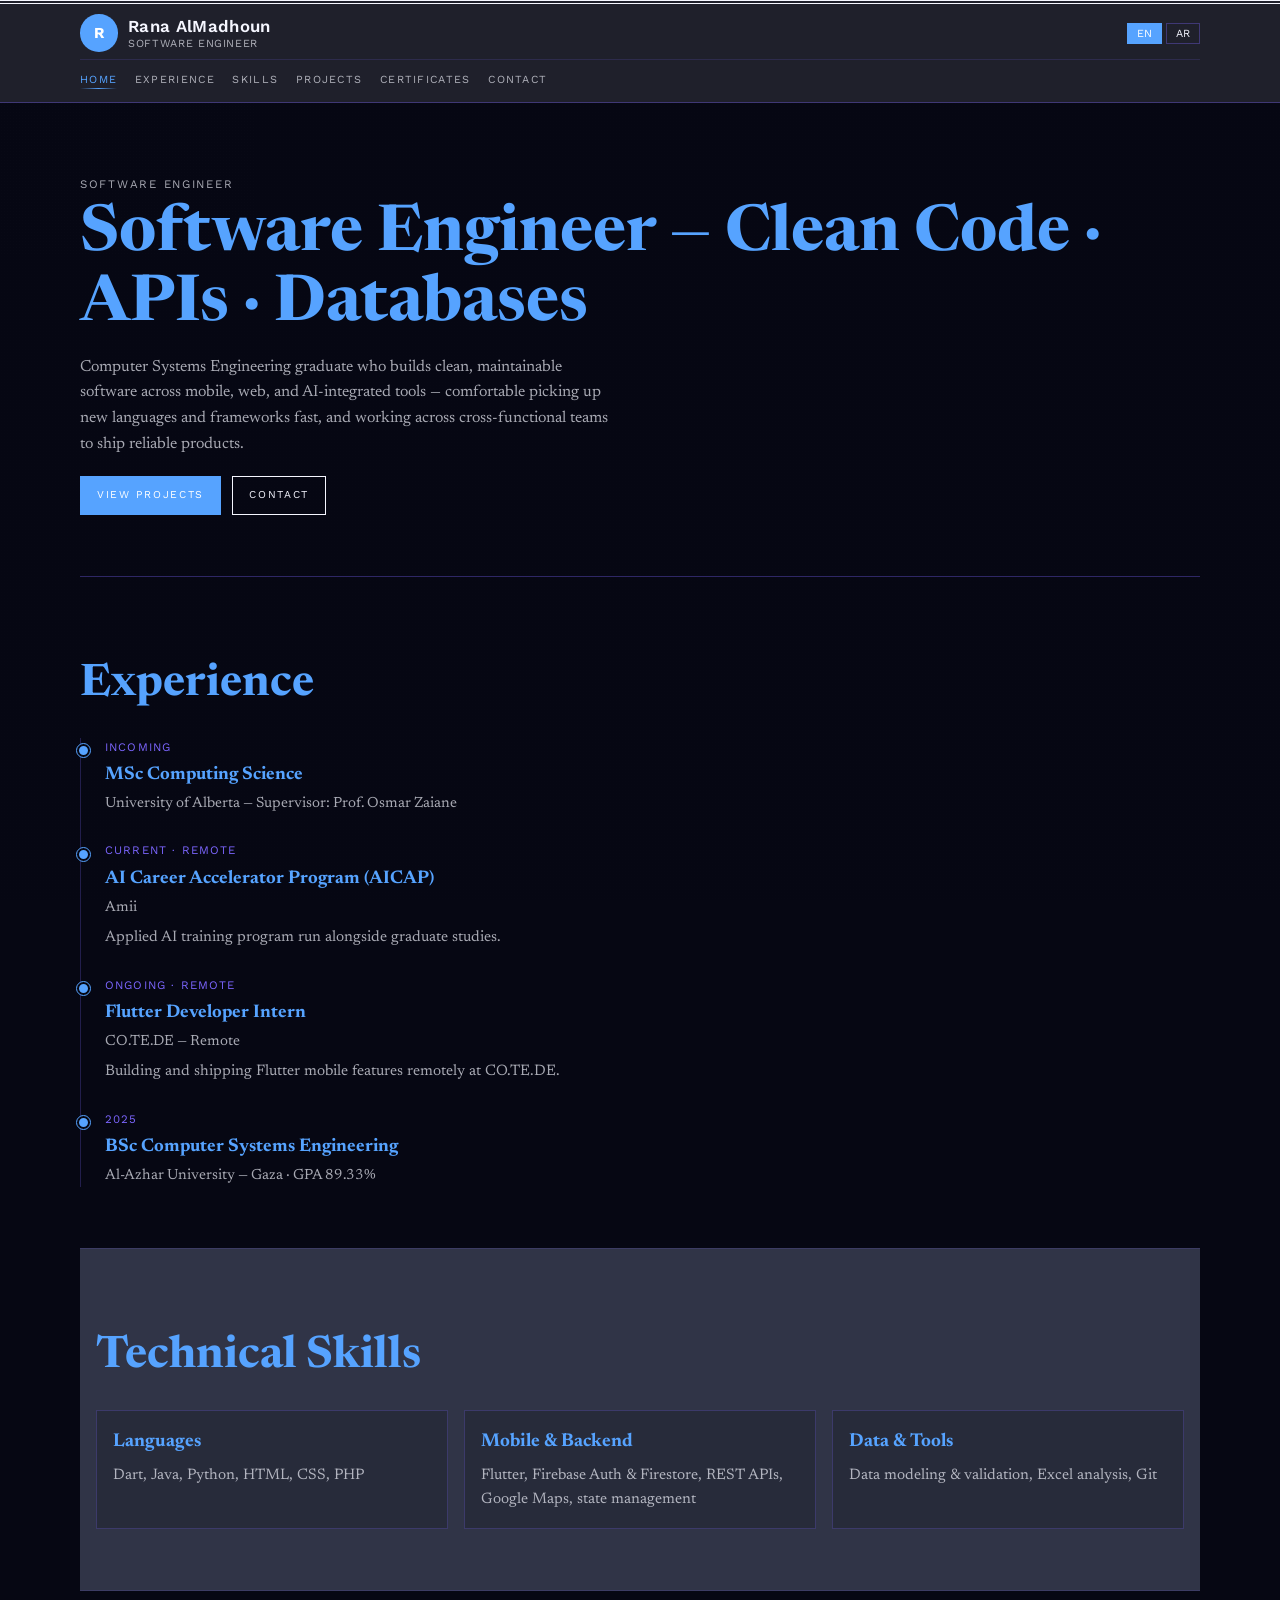
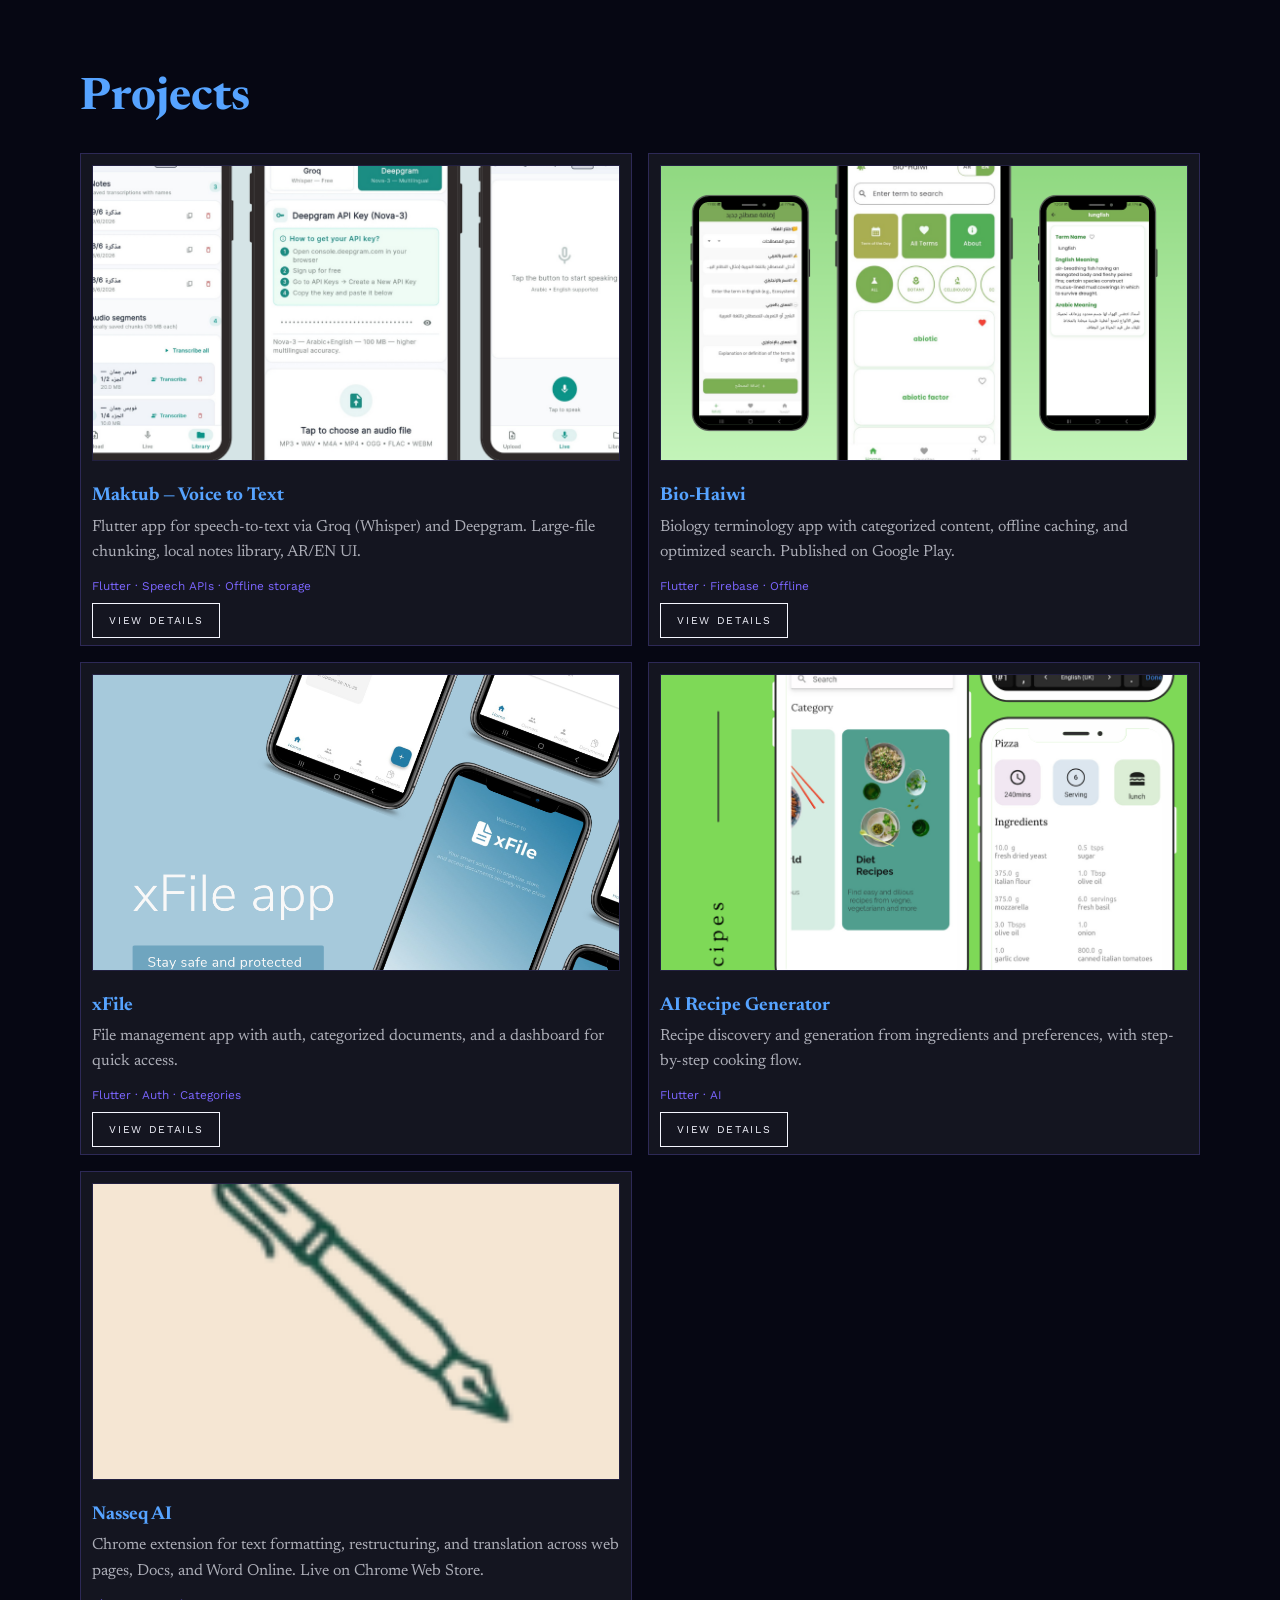
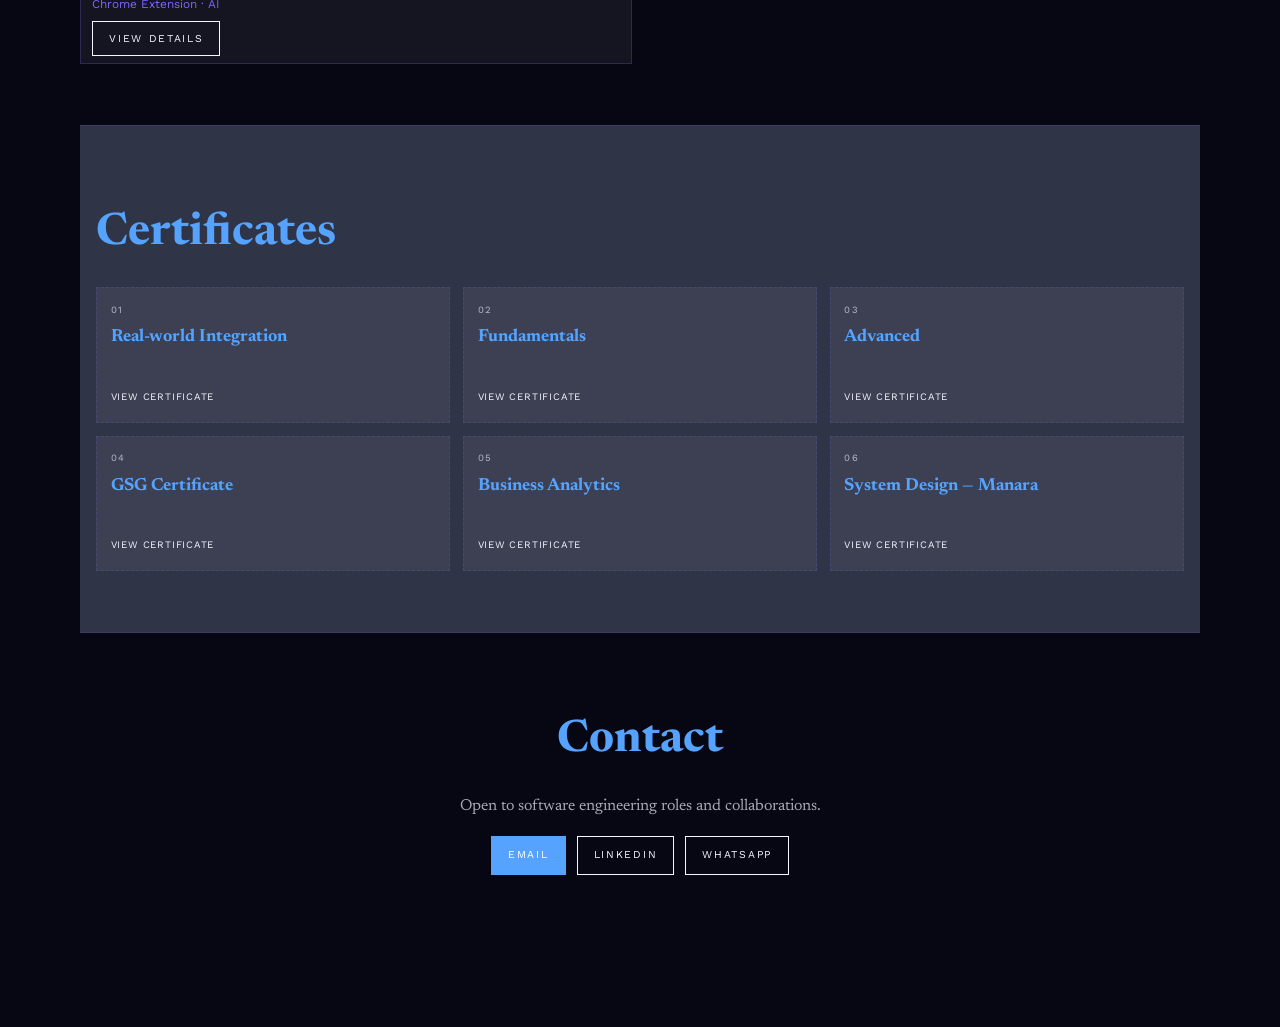
<file: index.html>
<!DOCTYPE html>
<html lang="en" dir="ltr">
<head>
    <meta charset="UTF-8">
    <meta name="viewport" content="width=device-width, initial-scale=1.0">
    <meta name="description" content="Rana AlMadhoun - Software Engineer | Flutter">
    <title>Rana AlMadhoun · Software Engineer</title>
    <link rel="preconnect" href="https://fonts.googleapis.com">
    <link rel="preconnect" href="https://fonts.gstatic.com" crossorigin>
    <link href="https://fonts.googleapis.com/css2?family=Newsreader:opsz,wght@6..72,400;6..72,600;6..72,700&family=Work+Sans:wght@400;500;600;700&family=Tajawal:wght@400;500;700&display=swap" rel="stylesheet">
    <link rel="stylesheet" href="style.css">
</head>
<body>
    <header class="masthead" id="navbar">
        <div class="container masthead-inner">
            <div class="masthead-top">
                <a href="#home" class="brand-lockup">
                    <span class="brand-mark" aria-hidden="true">R</span>
                    <span class="brand-copy">
                        <h1 class="brand-name" data-en="Rana AlMadhoun" data-ar="رنا المدهون">Rana AlMadhoun</h1>
                        <span class="brand-tag" data-en="Software Engineer" data-ar="مهندسة برمجيات">Software Engineer</span>
                    </span>
                </a>
                <div class="nav-actions">
                    <div class="language-switcher">
                        <button class="lang-btn active" data-lang="en">EN</button>
                        <button class="lang-btn" data-lang="ar">AR</button>
                    </div>
                    <button class="nav-toggle" id="navToggle" aria-label="Toggle menu">
                        <span></span><span></span><span></span>
                    </button>
                </div>
            </div>
            <nav class="masthead-nav" aria-label="Primary">
                <ul class="nav-menu" id="navMenu">
                    <li><a href="#home" data-en="Home" data-ar="الرئيسية">Home</a></li>
                    <li><a href="#about" data-en="Experience" data-ar="الخبرة">Experience</a></li>
                    <li><a href="#skills" data-en="Skills" data-ar="المهارات">Skills</a></li>
                    <li><a href="#projects" data-en="Projects" data-ar="المشاريع">Projects</a></li>
                    <li><a href="#certificates" data-en="Certificates" data-ar="الشهادات">Certificates</a></li>
                    <li><a href="#contact" data-en="Contact" data-ar="تواصل">Contact</a></li>
                </ul>
            </nav>
        </div>
    </header>

    <main class="container">
        <section id="home" class="hero section">
            <div class="hero-main">
                <p class="eyebrow" data-en="Software Engineer" data-ar="مهندسة برمجيات">Software Engineer</p>
                <h2 class="hero-title role" data-en="Software Engineer — Clean Code · APIs · Databases" data-ar="مهندسة برمجيات — Clean Code · APIs · Databases">Software Engineer — Clean Code · APIs · Databases</h2>
                <p class="hero-description lede" data-en="Computer Systems Engineering graduate who builds clean, maintainable software across mobile, web, and AI-integrated tools — comfortable picking up new languages and frameworks fast, and working across cross-functional teams to ship reliable products." data-ar="خريجة هندسة أنظمة الحاسوب تبني برمجيات نظيفة وقابلة للصيانة عبر الموبايل والويب وأدوات مدعومة بالذكاء الاصطناعي — تتأقلم بسرعة مع لغات وأطر جديدة، وتعمل ضمن فرق متعددة التخصصات لتسليم منتجات موثوقة.">Computer Systems Engineering graduate who builds clean, maintainable software across mobile, web, and AI-integrated tools — comfortable picking up new languages and frameworks fast, and working across cross-functional teams to ship reliable products.</p>
                <div class="hero-actions">
                    <a href="#projects" class="btn btn-primary" data-en="View Projects" data-ar="عرض المشاريع">View Projects</a>
                    <a href="#contact" class="btn btn-outline" data-en="Contact" data-ar="تواصل">Contact</a>
                </div>
            </div>
        </section>

        <section id="about" class="section with-rule">
            <h2 class="section-title" data-en="Experience" data-ar="الخبرة">Experience</h2>
            <div class="timeline">
                <article class="titem">
                    <p class="when" data-en="Incoming" data-ar="قادم">Incoming</p>
                    <h3 data-en="MSc Computing Science" data-ar="ماجستير علوم الحوسبة">MSc Computing Science</h3>
                    <p class="org" data-en="University of Alberta — Supervisor: Prof. Osmar Zaiane" data-ar="جامعة ألبرتا — المشرف: Prof. Osmar Zaiane">University of Alberta — Supervisor: Prof. Osmar Zaiane</p>
                </article>
                <article class="titem">
                    <p class="when" data-en="Current · Remote" data-ar="حالي · عن بُعد">Current · Remote</p>
                    <h3 data-en="AI Career Accelerator Program (AICAP)" data-ar="برنامج تسريع المسار المهني في الذكاء الاصطناعي (AICAP)">AI Career Accelerator Program (AICAP)</h3>
                    <p class="org">Amii</p>
                    <p class="desc" data-en="Applied AI training program run alongside graduate studies." data-ar="برنامج تدريب تطبيقي في الذكاء الاصطناعي بالتوازي مع الدراسات العليا.">Applied AI training program run alongside graduate studies.</p>
                </article>
                <article class="titem">
                    <p class="when" data-en="Ongoing · Remote" data-ar="مستمر · عن بُعد">Ongoing · Remote</p>
                    <h3 data-en="Flutter Developer Intern" data-ar="متدربة مطوّرة Flutter">Flutter Developer Intern</h3>
                    <p class="org" data-en="CO.TE.DE — Remote" data-ar="CO.TE.DE — عن بُعد">CO.TE.DE — Remote</p>
                    <p class="desc" data-en="Building and shipping Flutter mobile features remotely at CO.TE.DE." data-ar="أبني وأسلّم ميزات تطبيقات Flutter عن بُعد في شركة CO.TE.DE.">Building and shipping Flutter mobile features remotely at CO.TE.DE.</p>
                </article>
                <article class="titem">
                    <p class="when">2025</p>
                    <h3 data-en="BSc Computer Systems Engineering" data-ar="بكالوريوس هندسة أنظمة الحاسوب">BSc Computer Systems Engineering</h3>
                    <p class="org" data-en="Al-Azhar University — Gaza · GPA 89.33%" data-ar="جامعة الأزهر — غزة · المعدل 89.33%">Al-Azhar University — Gaza · GPA 89.33%</p>
                </article>
            </div>
        </section>

        <section id="skills" class="section tinted">
            <h2 class="section-title" data-en="Technical Skills" data-ar="المهارات التقنية">Technical Skills</h2>
            <div class="skills-grid">
                <article class="skill-card" tabindex="0">
                    <h3 data-en="Languages" data-ar="اللغات">Languages</h3>
                    <p class="skill-summary">Dart, Java, Python, HTML, CSS, PHP</p>
                </article>
                <article class="skill-card" tabindex="0">
                    <h3 data-en="Mobile & Backend" data-ar="الموبايل والخادم">Mobile & Backend</h3>
                    <p class="skill-summary" data-en="Flutter, Firebase Auth & Firestore, REST APIs, Google Maps, state management" data-ar="Flutter، Firebase Auth وFirestore، REST APIs، خرائط Google، إدارة الحالة">Flutter, Firebase Auth & Firestore, REST APIs, Google Maps, state management</p>
                </article>
                <article class="skill-card" tabindex="0">
                    <h3 data-en="Data & Tools" data-ar="البيانات والأدوات">Data & Tools</h3>
                    <p class="skill-summary" data-en="Data modeling & validation, Excel analysis, Git" data-ar="نمذجة البيانات والتحقق، تحليل Excel، Git">Data modeling & validation, Excel analysis, Git</p>
                </article>
            </div>
        </section>

        <section id="projects" class="section">
            <h2 class="section-title" data-en="Projects" data-ar="المشاريع">Projects</h2>
            <div class="projects-grid">
                <article class="project-card">
                    <img src="maktub/maktub_mokup.png" alt="Maktub Voice to Text App" class="project-img">
                    <h3 data-en="Maktub — Voice to Text" data-ar="مكتوب — تحويل الصوت إلى نص">Maktub — Voice to Text</h3>
                    <p data-en="Flutter app for speech-to-text via Groq (Whisper) and Deepgram. Large-file chunking, local notes library, AR/EN UI." data-ar="تطبيق Flutter لتفريغ الصوت عبر Groq (Whisper) وDeepgram. تقسيم الملفات الكبيرة، مكتبة ملاحظات محلية، واجهة عربي/إنجليزي.">Flutter app for speech-to-text via Groq (Whisper) and Deepgram. Large-file chunking, local notes library, AR/EN UI.</p>
                    <span class="chips">Flutter · Speech APIs · Offline storage</span>
                    <a href="maktub-details.html" class="btn btn-outline" data-en="View Details" data-ar="عرض التفاصيل">View Details</a>
                </article>
                <article class="project-card">
                    <img src="assets/bio-haiwi app/Bio-Haiwi_mockup.png" alt="Biology Terminology Mobile App" class="project-img">
                    <h3 data-en="Bio-Haiwi" data-ar="Bio-Haiwi">Bio-Haiwi</h3>
                    <p data-en="Biology terminology app with categorized content, offline caching, and optimized search. Published on Google Play." data-ar="تطبيق مصطلحات أحياء بمحتوى مصنّف وتخزين مؤقت دون اتصال وبحث محسّن. منشور على Google Play.">Biology terminology app with categorized content, offline caching, and optimized search. Published on Google Play.</p>
                    <span class="chips">Flutter · Firebase · Offline</span>
                    <a href="bio-haiwi-details.html" class="btn btn-outline" data-en="View Details" data-ar="عرض التفاصيل">View Details</a>
                </article>
                <article class="project-card">
                    <img src="xFile/xFile_mokup.png" alt="xFile App" class="project-img">
                    <h3 data-en="xFile" data-ar="xFile">xFile</h3>
                    <p data-en="File management app with auth, categorized documents, and a dashboard for quick access." data-ar="تطبيق إدارة ملفات مع مصادقة وتصنيفات ولوحة وصول سريع.">File management app with auth, categorized documents, and a dashboard for quick access.</p>
                    <span class="chips">Flutter · Auth · Categories</span>
                    <a href="xfile-details.html" class="btn btn-outline" data-en="View Details" data-ar="عرض التفاصيل">View Details</a>
                </article>
                <article class="project-card">
                    <img src="recipes_app_mokup.png" alt="AI Recipe Generator" class="project-img">
                    <h3 data-en="AI Recipe Generator" data-ar="مولّد الوصفات بالذكاء الاصطناعي">AI Recipe Generator</h3>
                    <p data-en="Recipe discovery and generation from ingredients and preferences, with step-by-step cooking flow." data-ar="اكتشاف وتوليد وصفات من المكونات والتفضيلات، مع خطوات طبخ واضحة.">Recipe discovery and generation from ingredients and preferences, with step-by-step cooking flow.</p>
                    <span class="chips">Flutter · AI</span>
                    <a href="recipes-details.html" class="btn btn-outline" data-en="View Details" data-ar="عرض التفاصيل">View Details</a>
                </article>
                <article class="project-card">
                    <img src="nasseq_loqo.png" alt="Nasseq AI writing extension" class="project-img">
                    <h3 data-en="Nasseq AI" data-ar="Nasseq AI">Nasseq AI</h3>
                    <p data-en="Chrome extension for text formatting, restructuring, and translation across web pages, Docs, and Word Online. Live on Chrome Web Store." data-ar="إضافة Chrome لتنسيق النصوص وإعادة هيكلتها وترجمتها عبر الويب وDocs وWord Online. منشورة على متجر Chrome.">Chrome extension for text formatting, restructuring, and translation across web pages, Docs, and Word Online. Live on Chrome Web Store.</p>
                    <span class="chips">Chrome Extension · AI</span>
                    <a href="nasseq-details.html" class="btn btn-outline" data-en="View Details" data-ar="عرض التفاصيل">View Details</a>
                </article>
            </div>
        </section>

        <section id="certificates" class="section tinted">
            <h2 class="section-title" data-en="Certificates" data-ar="الشهادات">Certificates</h2>
            <div class="certificates-grid">
                <article class="clip-card">
                    <div class="clip-card-body">
                        <p>01</p>
                        <h3>Real-world Integration</h3>
                        <div class="clip-hover">Application integration and delivery practice.</div>
                    </div>
                    <a class="clip-card-link" href="certificates/Real-world int.png" target="_blank" rel="noopener noreferrer">View Certificate</a>
                </article>
                <article class="clip-card">
                    <div class="clip-card-body">
                        <p>02</p>
                        <h3>Fundamentals</h3>
                        <div class="clip-hover">Core programming and development basics.</div>
                    </div>
                    <a class="clip-card-link" href="certificates/Fundmantls.png" target="_blank" rel="noopener noreferrer">View Certificate</a>
                </article>
                <article class="clip-card">
                    <div class="clip-card-body">
                        <p>03</p>
                        <h3>Advanced</h3>
                        <div class="clip-hover">Advanced techniques and problem solving.</div>
                    </div>
                    <a class="clip-card-link" href="certificates/Advanced(2).png" target="_blank" rel="noopener noreferrer">View Certificate</a>
                </article>
                <article class="clip-card">
                    <div class="clip-card-body">
                        <p>04</p>
                        <h3>GSG Certificate</h3>
                        <div class="clip-hover">Flutter and cross-platform mobile development.</div>
                    </div>
                    <a class="clip-card-link" href="certificates/GSG.pdf" target="_blank" rel="noopener noreferrer">View Certificate</a>
                </article>
                <article class="clip-card">
                    <div class="clip-card-body">
                        <p>05</p>
                        <h3>Business Analytics</h3>
                        <div class="clip-hover">Excel analysis and data-informed decisions.</div>
                    </div>
                    <a class="clip-card-link" href="certificates/Coursera ZF6KQXC5NGNE_2.pdf" target="_blank" rel="noopener noreferrer">View Certificate</a>
                </article>
                <article class="clip-card">
                    <div class="clip-card-body">
                        <p>06</p>
                        <h3>System Design — Manara</h3>
                        <div class="clip-hover">Architecture, scalability, and optimization.</div>
                    </div>
                    <a class="clip-card-link" href="certificates/Coursera U6SZMH6KHE2F.pdf" target="_blank" rel="noopener noreferrer">View Certificate</a>
                </article>
            </div>
        </section>

        <section id="contact" class="section contact-section">
            <h2 class="section-title" data-en="Contact" data-ar="تواصل">Contact</h2>
            <p data-en="Open to software engineering roles and collaborations." data-ar="منفتحة على فرص هندسة البرمجيات والتعاون.">Open to software engineering roles and collaborations.</p>
            <div class="contact-links">
                <a href="https://mail.google.com/mail/?view=cm&fs=1&to=ranaalmadhoun002@gmail.com" target="_blank" rel="noopener noreferrer" class="btn btn-primary">Email</a>
                <a href="https://www.linkedin.com/in/rana-almadhoun-5a290824b/" target="_blank" rel="noopener noreferrer" class="btn btn-outline">LinkedIn</a>
                <a href="https://wa.me/970592859832" target="_blank" rel="noopener noreferrer" class="btn btn-outline">WhatsApp</a>
            </div>
        </section>
    </main>

    <footer class="footer">
        <div class="container">
            <p data-en="© 2026 Rana AlMadhoun" data-ar="© 2026 رنا المدهون">© 2026 Rana AlMadhoun</p>
        </div>
    </footer>

    <script src="script.js"></script>
</body>
</html>
</file>
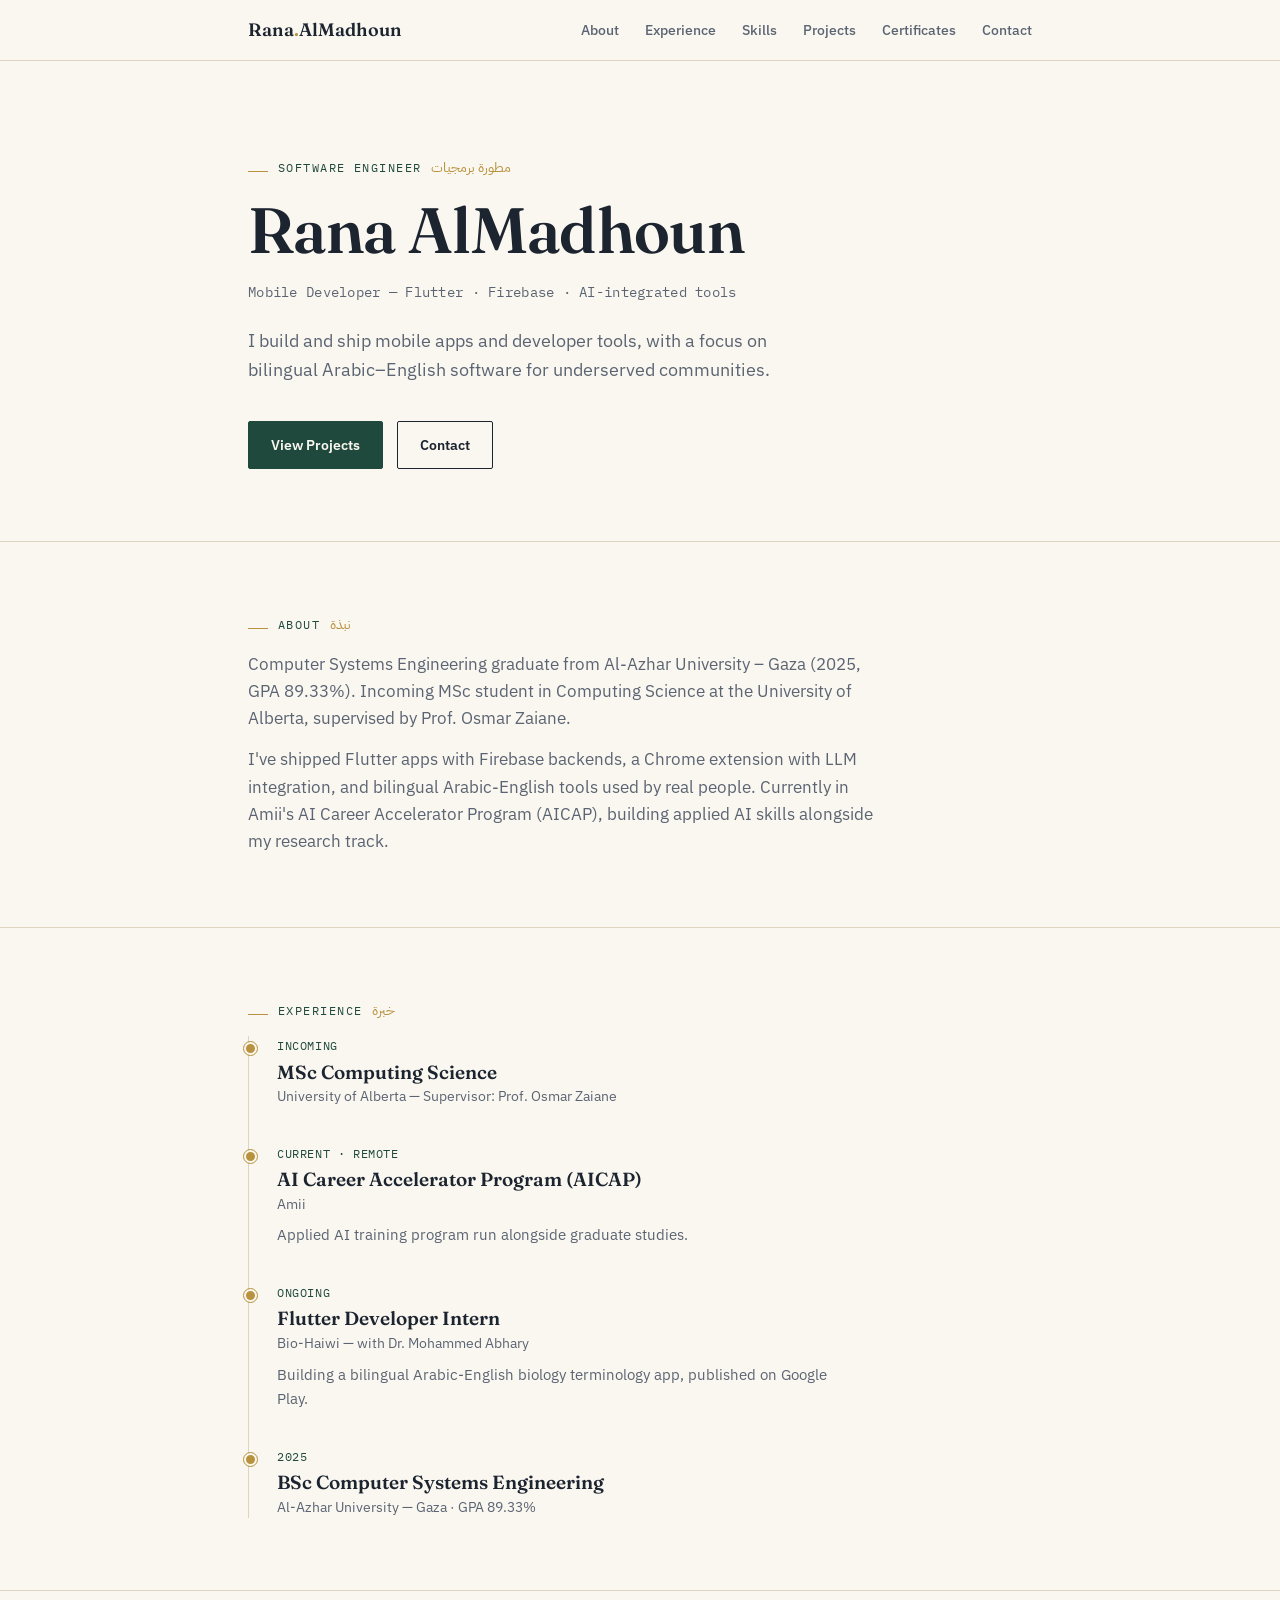
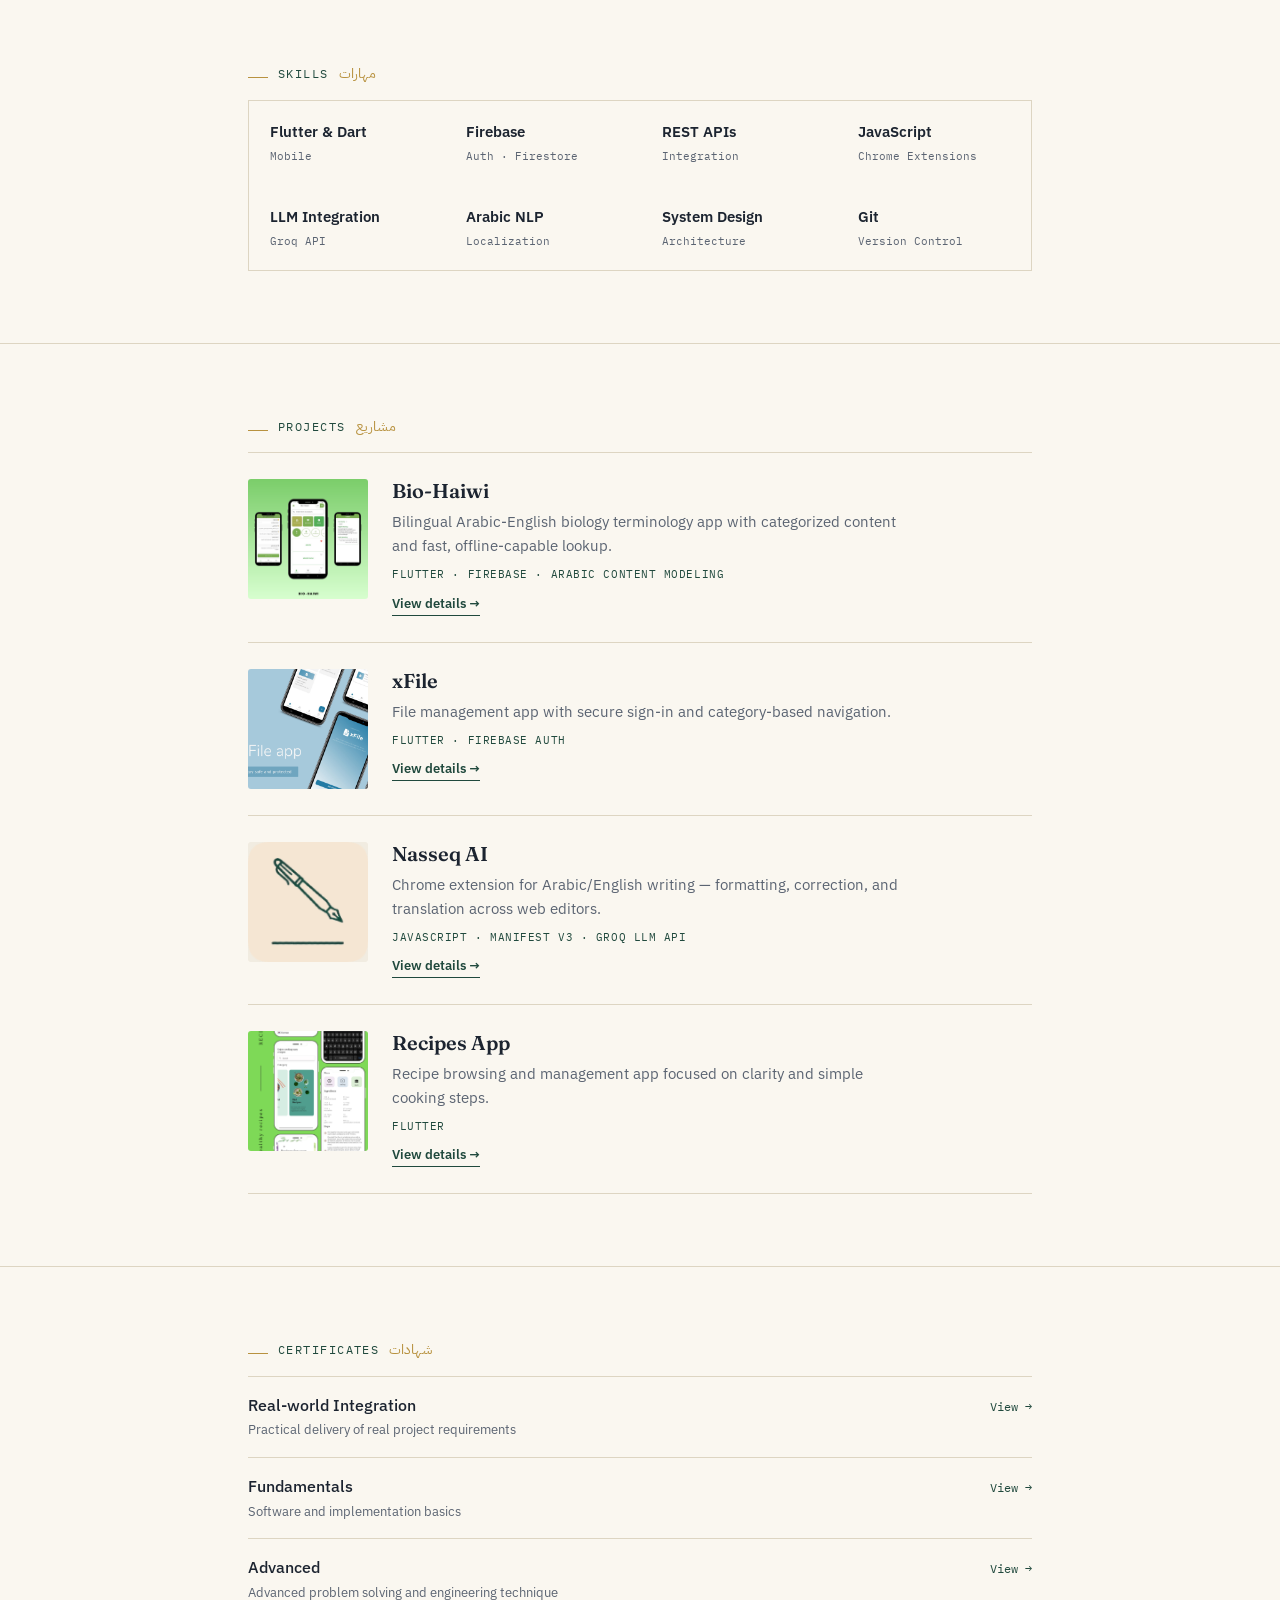
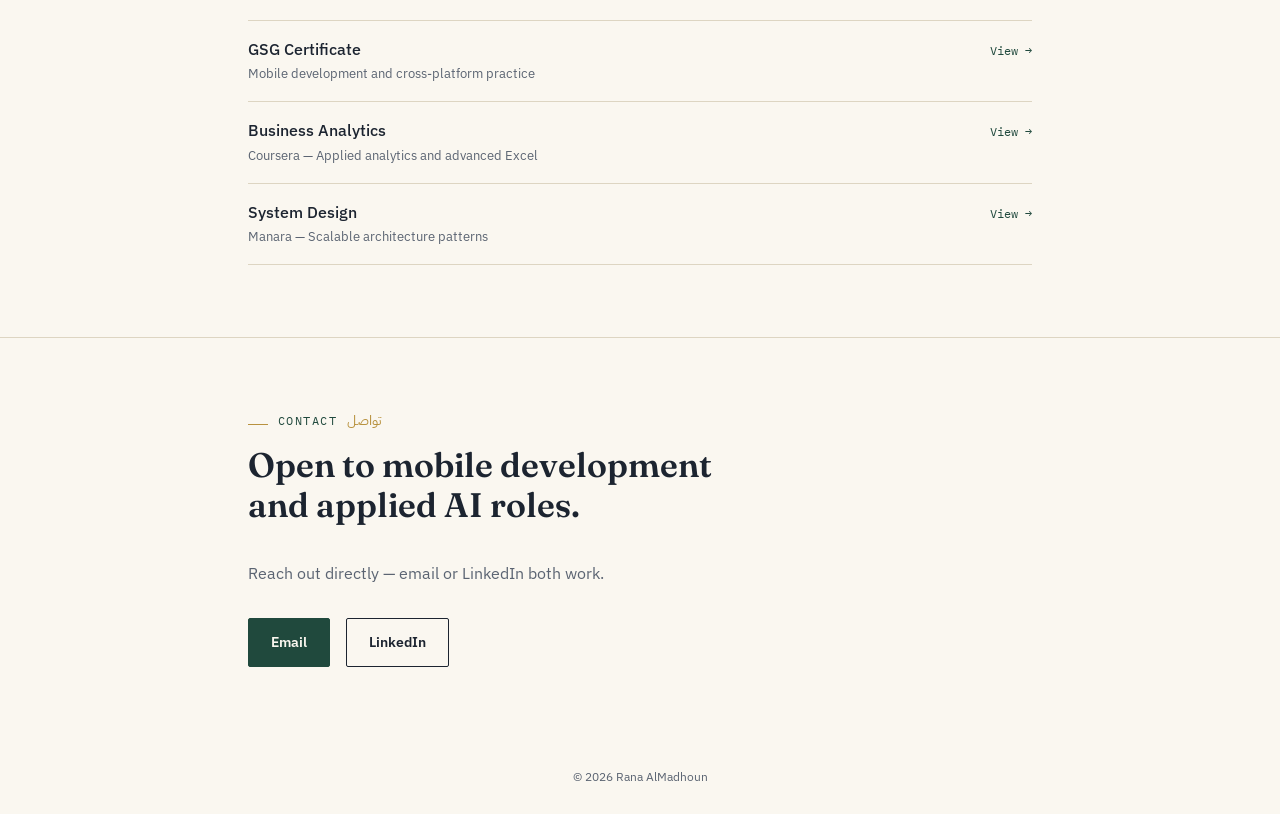
<file: index1.html>
<!DOCTYPE html>
<html lang="en">
<head>
<meta charset="UTF-8">
<meta name="viewport" content="width=device-width, initial-scale=1.0">
<title>Rana AlMadhoun · Software Engineer & Mobile Developer</title>
<meta name="description" content="Rana AlMadhoun — Software Engineer and Mobile Developer building bilingual, AI-powered software.">
<link rel="preconnect" href="https://fonts.googleapis.com">
<link href="https://fonts.googleapis.com/css2?family=Fraunces:opsz,wght@9..144,400;9..144,500;9..144,600;9..144,700&family=IBM+Plex+Sans:wght@400;500;600&family=IBM+Plex+Mono:wght@400;500&family=IBM+Plex+Sans+Arabic:wght@400;600&display=swap" rel="stylesheet">
<style>
  :root{
    --paper:#FAF7F0;
    --paper-dim:#F1ECE1;
    --ink:#1C2430;
    --ink-soft:#5B6472;
    --teal:#2F6F5E;
    --teal-dark:#20493D;
    --gold:#B8923F;
    --line:#DDD5C2;
    --max:840px;
  }
  *{box-sizing:border-box; margin:0; padding:0;}
  html{scroll-behavior:smooth;}
  body{
    background:var(--paper);
    color:var(--ink);
    font-family:'IBM Plex Sans', sans-serif;
    line-height:1.6;
    -webkit-font-smoothing:antialiased;
  }
  ::selection{background:var(--gold); color:var(--paper);}
  a{color:inherit; text-decoration:none;}
  .wrap{max-width:var(--max); margin:0 auto; padding:0 28px;}

  .eyebrow{
    display:flex; align-items:baseline; gap:10px;
    font-family:'IBM Plex Mono', monospace;
    font-size:12px; letter-spacing:.12em; text-transform:uppercase;
    color:var(--teal-dark);
    margin-bottom:14px;
  }
  .eyebrow .ar{
    font-family:'IBM Plex Sans Arabic', sans-serif;
    font-size:14px; letter-spacing:0; text-transform:none;
    color:var(--gold);
  }
  .eyebrow::before{content:""; width:20px; height:1px; background:var(--gold);}

  h1,h2,h3{font-family:'Fraunces', serif; font-weight:600; line-height:1.15; color:var(--ink);}

  /* NAV */
  nav{
    position:sticky; top:0; z-index:50;
    background:rgba(250,247,240,.92);
    backdrop-filter:blur(6px);
    border-bottom:1px solid var(--line);
  }
  nav .wrap{display:flex; align-items:center; justify-content:space-between; height:60px;}
  .brand{font-family:'Fraunces', serif; font-weight:600; font-size:18px;}
  .brand .dot{color:var(--gold);}
  .navlinks{display:flex; gap:26px; font-size:14px; font-weight:500;}
  .navlinks a{color:var(--ink-soft); transition:color .15s;}
  .navlinks a:hover{color:var(--teal-dark);}
  .navtoggle{display:none;}

  /* HERO */
  .hero{padding:96px 0 72px; border-bottom:1px solid var(--line);}
  .hero h1{font-size:clamp(40px,6vw,64px); letter-spacing:-.01em;}
  .hero .role{
    font-family:'IBM Plex Mono', monospace; font-size:14px; color:var(--ink-soft);
    margin-top:14px; letter-spacing:.02em;
  }
  .hero p.lede{
    max-width:560px; margin-top:24px; font-size:18px; color:var(--ink-soft);
  }
  .cta-row{display:flex; gap:14px; margin-top:36px; flex-wrap:wrap;}
  .btn{
    display:inline-block; padding:12px 22px; font-size:14px; font-weight:600;
    border:1px solid var(--ink); border-radius:2px; transition:.15s;
  }
  .btn.primary{background:var(--teal-dark); border-color:var(--teal-dark); color:var(--paper);}
  .btn.primary:hover{background:var(--teal);}
  .btn.ghost:hover{background:var(--ink); color:var(--paper);}

  section{padding:72px 0; border-bottom:1px solid var(--line);}
  section:last-of-type{border-bottom:none;}
  section h2{font-size:30px; margin-bottom:36px;}

  /* ABOUT */
  .about p{font-size:17px; color:var(--ink-soft); max-width:640px;}
  .about p + p{margin-top:14px;}

  /* EXPERIENCE */
  .timeline{border-left:1px solid var(--line); padding-left:28px; display:flex; flex-direction:column; gap:36px;}
  .titem{position:relative;}
  .titem::before{
    content:""; position:absolute; left:-33px; top:6px;
    width:9px; height:9px; border-radius:50%; background:var(--gold); border:2px solid var(--paper); outline:1px solid var(--gold);
  }
  .titem .when{font-family:'IBM Plex Mono', monospace; font-size:12px; color:var(--teal-dark); letter-spacing:.05em; text-transform:uppercase;}
  .titem h3{font-size:19px; margin-top:6px;}
  .titem .org{font-size:14px; color:var(--ink-soft); margin-top:2px;}
  .titem p.desc{font-size:15px; color:var(--ink-soft); margin-top:8px; max-width:560px;}

  /* SKILLS */
  .skillgrid{display:grid; grid-template-columns:repeat(auto-fill, minmax(190px,1fr)); gap:2px; border:1px solid var(--line);}
  .skill{background:var(--paper); padding:18px 20px; border:1px solid transparent;}
  .skill .name{font-weight:600; font-size:15px;}
  .skill .tag{font-family:'IBM Plex Mono', monospace; font-size:11px; color:var(--ink-soft); margin-top:4px; display:block;}

  /* PROJECTS */
  .projects{display:flex; flex-direction:column;}
  .project{
    display:grid; grid-template-columns:120px 1fr; gap:24px;
    padding:26px 0; border-top:1px solid var(--line); align-items:start;
  }
  .project:last-child{border-bottom:1px solid var(--line);}
  .project img{width:120px; height:120px; object-fit:cover; border-radius:3px; background:var(--paper-dim);}
  .project h3{font-size:20px;}
  .project .stack{font-family:'IBM Plex Mono', monospace; font-size:11px; color:var(--teal-dark); margin-top:8px; text-transform:uppercase; letter-spacing:.05em;}
  .project p.pdesc{font-size:15px; color:var(--ink-soft); margin-top:8px; max-width:520px;}
  .project .more{display:inline-block; margin-top:10px; font-size:13px; font-weight:600; color:var(--teal-dark); border-bottom:1px solid var(--teal-dark);}

  /* CERTS */
  .certlist{display:flex; flex-direction:column;}
  .certrow{
    display:flex; justify-content:space-between; align-items:baseline;
    padding:16px 0; border-top:1px solid var(--line);
  }
  .certlist .certrow:last-child{border-bottom:1px solid var(--line);}
  .certrow .cname{font-size:16px; font-weight:500;}
  .certrow .cissuer{font-size:13px; color:var(--ink-soft); margin-top:2px;}
  .certrow a{font-family:'IBM Plex Mono', monospace; font-size:12px; color:var(--teal-dark); white-space:nowrap;}

  /* CONTACT */
  .contact{text-align:left;}
  .contact h2{font-size:34px; max-width:520px;}
  .contact p{color:var(--ink-soft); margin-top:14px; max-width:480px;}
  .contact .links{display:flex; gap:16px; margin-top:32px; flex-wrap:wrap;}

  footer{padding:28px 0; text-align:center; font-size:12px; color:var(--ink-soft);}

  @media (max-width:640px){
    .navlinks{display:none;}
    .hero{padding:64px 0 48px;}
    .project{grid-template-columns:1fr; }
    .project img{width:100%; height:180px;}
  }
</style>
</head>
<body>

<nav>
  <div class="wrap">
    <div class="brand">Rana<span class="dot">.</span>AlMadhoun</div>
    <div class="navlinks">
      <a href="#about">About</a>
      <a href="#experience">Experience</a>
      <a href="#skills">Skills</a>
      <a href="#projects">Projects</a>
      <a href="#certificates">Certificates</a>
      <a href="#contact">Contact</a>
    </div>
  </div>
</nav>

<header class="hero">
  <div class="wrap">
    <div class="eyebrow">Software Engineer <span class="ar">مطورة برمجيات</span></div>
    <h1>Rana AlMadhoun</h1>
    <div class="role">Mobile Developer — Flutter · Firebase · AI-integrated tools</div>
    <p class="lede">I build and ship mobile apps and developer tools, with a focus on bilingual Arabic–English software for underserved communities.</p>
    <div class="cta-row">
      <a href="#projects" class="btn primary">View Projects</a>
      <a href="#contact" class="btn ghost">Contact</a>
    </div>
  </div>
</header>

<section id="about">
  <div class="wrap">
    <div class="eyebrow">About <span class="ar">نبذة</span></div>
    <div class="about">
      <p>Computer Systems Engineering graduate from Al-Azhar University – Gaza (2025, GPA 89.33%). Incoming MSc student in Computing Science at the University of Alberta, supervised by Prof. Osmar Zaiane.</p>
      <p>I've shipped Flutter apps with Firebase backends, a Chrome extension with LLM integration, and bilingual Arabic-English tools used by real people. Currently in Amii's AI Career Accelerator Program (AICAP), building applied AI skills alongside my research track.</p>
    </div>
  </div>
</section>

<section id="experience">
  <div class="wrap">
    <div class="eyebrow">Experience <span class="ar">خبرة</span></div>
    <div class="timeline">

      <div class="titem">
        <div class="when">Incoming</div>
        <h3>MSc Computing Science</h3>
        <div class="org">University of Alberta — Supervisor: Prof. Osmar Zaiane</div>
      </div>

      <div class="titem">
        <div class="when">Current · Remote</div>
        <h3>AI Career Accelerator Program (AICAP)</h3>
        <div class="org">Amii</div>
        <p class="desc">Applied AI training program run alongside graduate studies.</p>
      </div>

      <div class="titem">
        <div class="when">Ongoing</div>
        <h3>Flutter Developer Intern</h3>
        <div class="org">Bio-Haiwi — with Dr. Mohammed Abhary</div>
        <p class="desc">Building a bilingual Arabic-English biology terminology app, published on Google Play.</p>
      </div>

      <div class="titem">
        <div class="when">2025</div>
        <h3>BSc Computer Systems Engineering</h3>
        <div class="org">Al-Azhar University — Gaza · GPA 89.33%</div>
      </div>

    </div>
  </div>
</section>

<section id="skills">
  <div class="wrap">
    <div class="eyebrow">Skills <span class="ar">مهارات</span></div>
    <div class="skillgrid">
      <div class="skill"><div class="name">Flutter & Dart</div><span class="tag">Mobile</span></div>
      <div class="skill"><div class="name">Firebase</div><span class="tag">Auth · Firestore</span></div>
      <div class="skill"><div class="name">REST APIs</div><span class="tag">Integration</span></div>
      <div class="skill"><div class="name">JavaScript</div><span class="tag">Chrome Extensions</span></div>
      <div class="skill"><div class="name">LLM Integration</div><span class="tag">Groq API</span></div>
      <div class="skill"><div class="name">Arabic NLP</div><span class="tag">Localization</span></div>
      <div class="skill"><div class="name">System Design</div><span class="tag">Architecture</span></div>
      <div class="skill"><div class="name">Git</div><span class="tag">Version Control</span></div>
    </div>
  </div>
</section>

<section id="projects">
  <div class="wrap">
    <div class="eyebrow">Projects <span class="ar">مشاريع</span></div>
    <div class="projects">

      <div class="project">
        <img src="https://ranael-madhoun.github.io/Portfolio/assets/bio-haiwi app/Bio-Haiwi_mockup.png" alt="Bio-Haiwi app">
        <div>
          <h3>Bio-Haiwi</h3>
          <p class="pdesc">Bilingual Arabic-English biology terminology app with categorized content and fast, offline-capable lookup.</p>
          <div class="stack">Flutter · Firebase · Arabic Content Modeling</div>
          <a class="more" href="https://ranael-madhoun.github.io/Portfolio/bio-haiwi-details.html">View details →</a>
        </div>
      </div>

      <div class="project">
        <img src="https://ranael-madhoun.github.io/Portfolio/xFile/xFile_mokup.png" alt="xFile app">
        <div>
          <h3>xFile</h3>
          <p class="pdesc">File management app with secure sign-in and category-based navigation.</p>
          <div class="stack">Flutter · Firebase Auth</div>
          <a class="more" href="https://ranael-madhoun.github.io/Portfolio/xfile-details.html">View details →</a>
        </div>
      </div>

      <div class="project">
        <img src="https://ranael-madhoun.github.io/Portfolio/nasseq_loqo.png" alt="Nasseq AI logo">
        <div>
          <h3>Nasseq AI</h3>
          <p class="pdesc">Chrome extension for Arabic/English writing — formatting, correction, and translation across web editors.</p>
          <div class="stack">JavaScript · Manifest V3 · Groq LLM API</div>
          <a class="more" href="https://ranael-madhoun.github.io/Portfolio/nasseq-details.html">View details →</a>
        </div>
      </div>

      <div class="project">
        <img src="https://ranael-madhoun.github.io/Portfolio/recipes_app_mokup.png" alt="Recipes app">
        <div>
          <h3>Recipes App</h3>
          <p class="pdesc">Recipe browsing and management app focused on clarity and simple cooking steps.</p>
          <div class="stack">Flutter</div>
          <a class="more" href="https://ranael-madhoun.github.io/Portfolio/recipes-details.html">View details →</a>
        </div>
      </div>

    </div>
  </div>
</section>

<section id="certificates">
  <div class="wrap">
    <div class="eyebrow">Certificates <span class="ar">شهادات</span></div>
    <div class="certlist">
      <div class="certrow">
        <div><div class="cname">Real-world Integration</div><div class="cissuer">Practical delivery of real project requirements</div></div>
        <a href="certificates/Real-world int.png">View →</a>
      </div>
      <div class="certrow">
        <div><div class="cname">Fundamentals</div><div class="cissuer">Software and implementation basics</div></div>
        <a href="certificates/Fundmantls.png">View →</a>
      </div>
      <div class="certrow">
        <div><div class="cname">Advanced</div><div class="cissuer">Advanced problem solving and engineering technique</div></div>
        <a href="certificates/Advanced(2).png">View →</a>
      </div>
      <div class="certrow">
        <div><div class="cname">GSG Certificate</div><div class="cissuer">Mobile development and cross-platform practice</div></div>
        <a href="https://ranael-madhoun.github.io/Portfolio/certificates/GSG.pdf">View →</a>
      </div>
      <div class="certrow">
        <div><div class="cname">Business Analytics</div><div class="cissuer">Coursera — Applied analytics and advanced Excel</div></div>
        <a href="https://ranael-madhoun.github.io/Portfolio/certificates/Coursera ZF6KQXC5NGNE_2.pdf">View →</a>
      </div>
      <div class="certrow">
        <div><div class="cname">System Design</div><div class="cissuer">Manara — Scalable architecture patterns</div></div>
        <a href="https://ranael-madhoun.github.io/Portfolio/certificates/Coursera U6SZMH6KHE2F.pdf">View →</a>
      </div>
    </div>
  </div>
</section>

<section id="contact" class="contact">
  <div class="wrap">
    <div class="eyebrow">Contact <span class="ar">تواصل</span></div>
    <h2>Open to mobile development and applied AI roles.</h2>
    <p>Reach out directly — email or LinkedIn both work.</p>
    <div class="links">
      <a href="https://mail.google.com/mail/?view=cm&fs=1&to=ranaalmadhoun002@gmail.com" class="btn primary">Email</a>
      <a href="https://www.linkedin.com/in/rana-almadhoun-5a290824b/" class="btn ghost">LinkedIn</a>
    </div>
  </div>
</section>

<footer>© 2026 Rana AlMadhoun</footer>

</body>
</html>
</file>
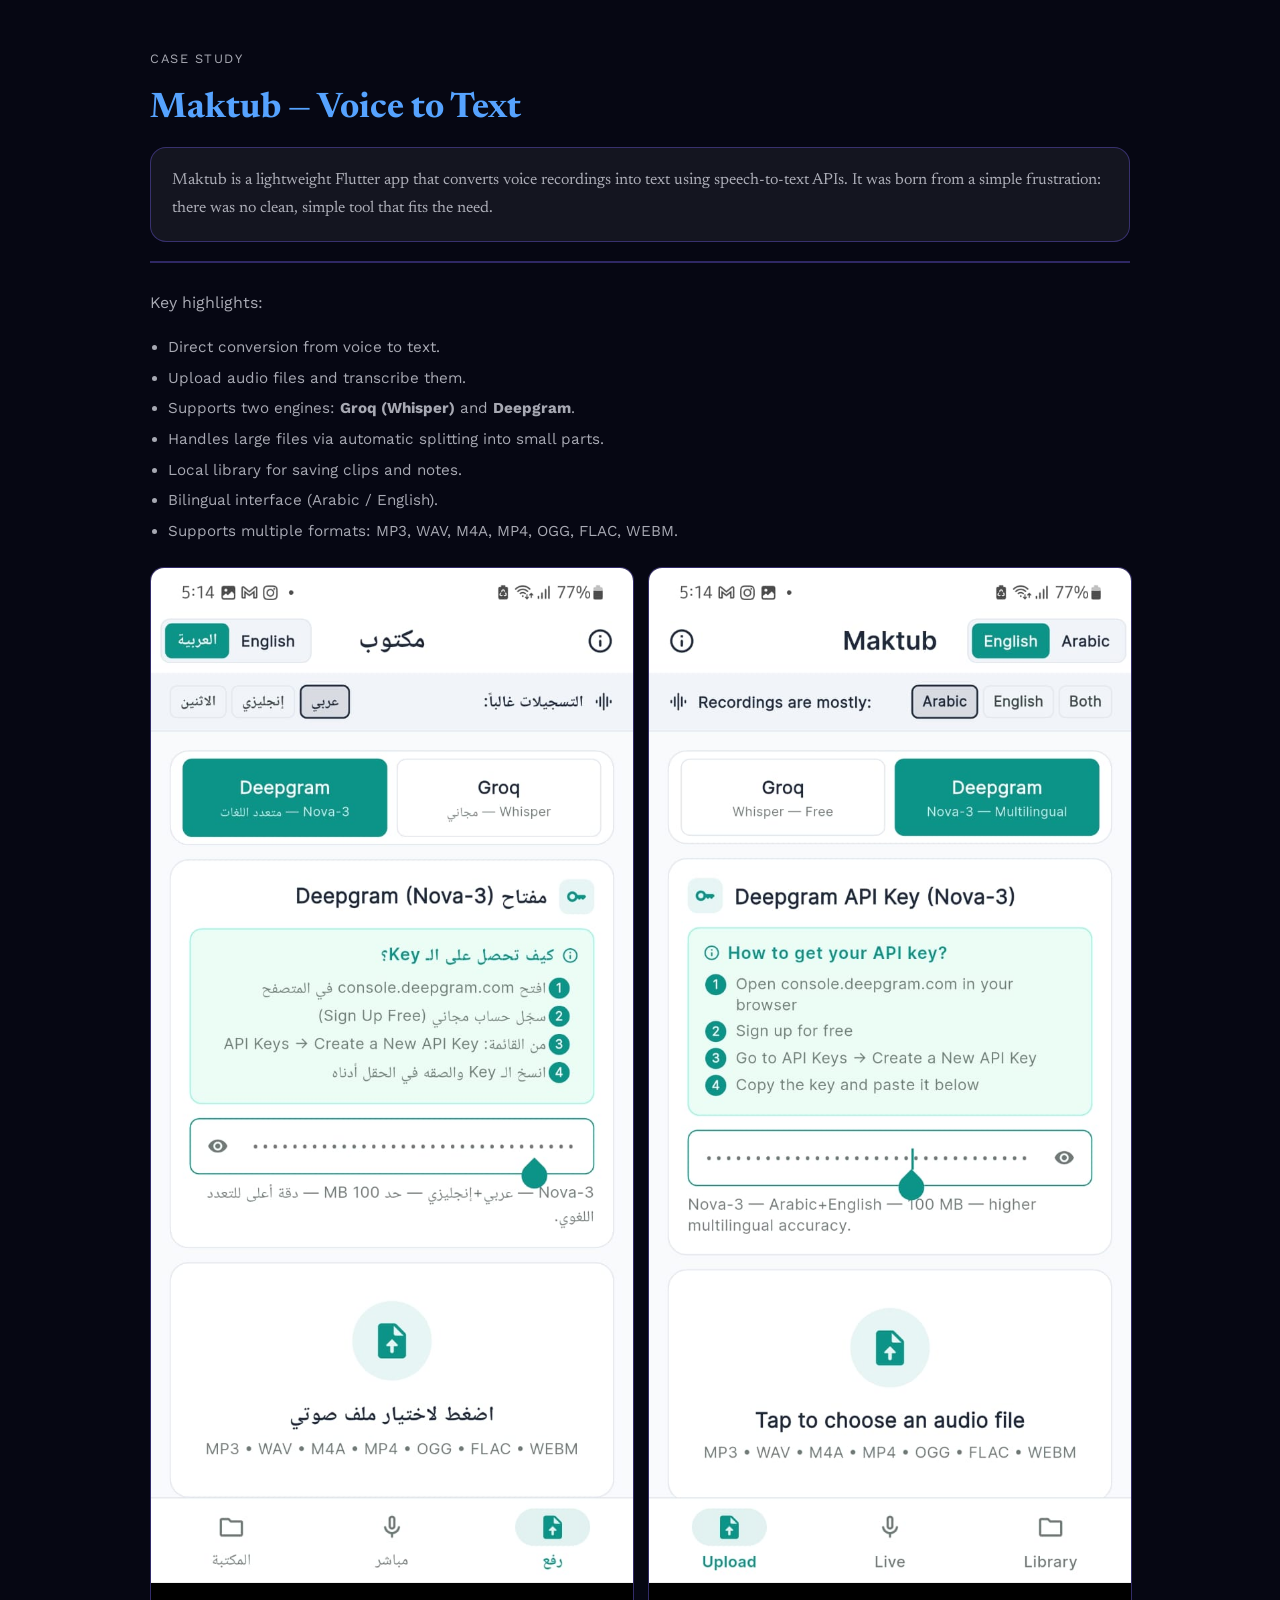
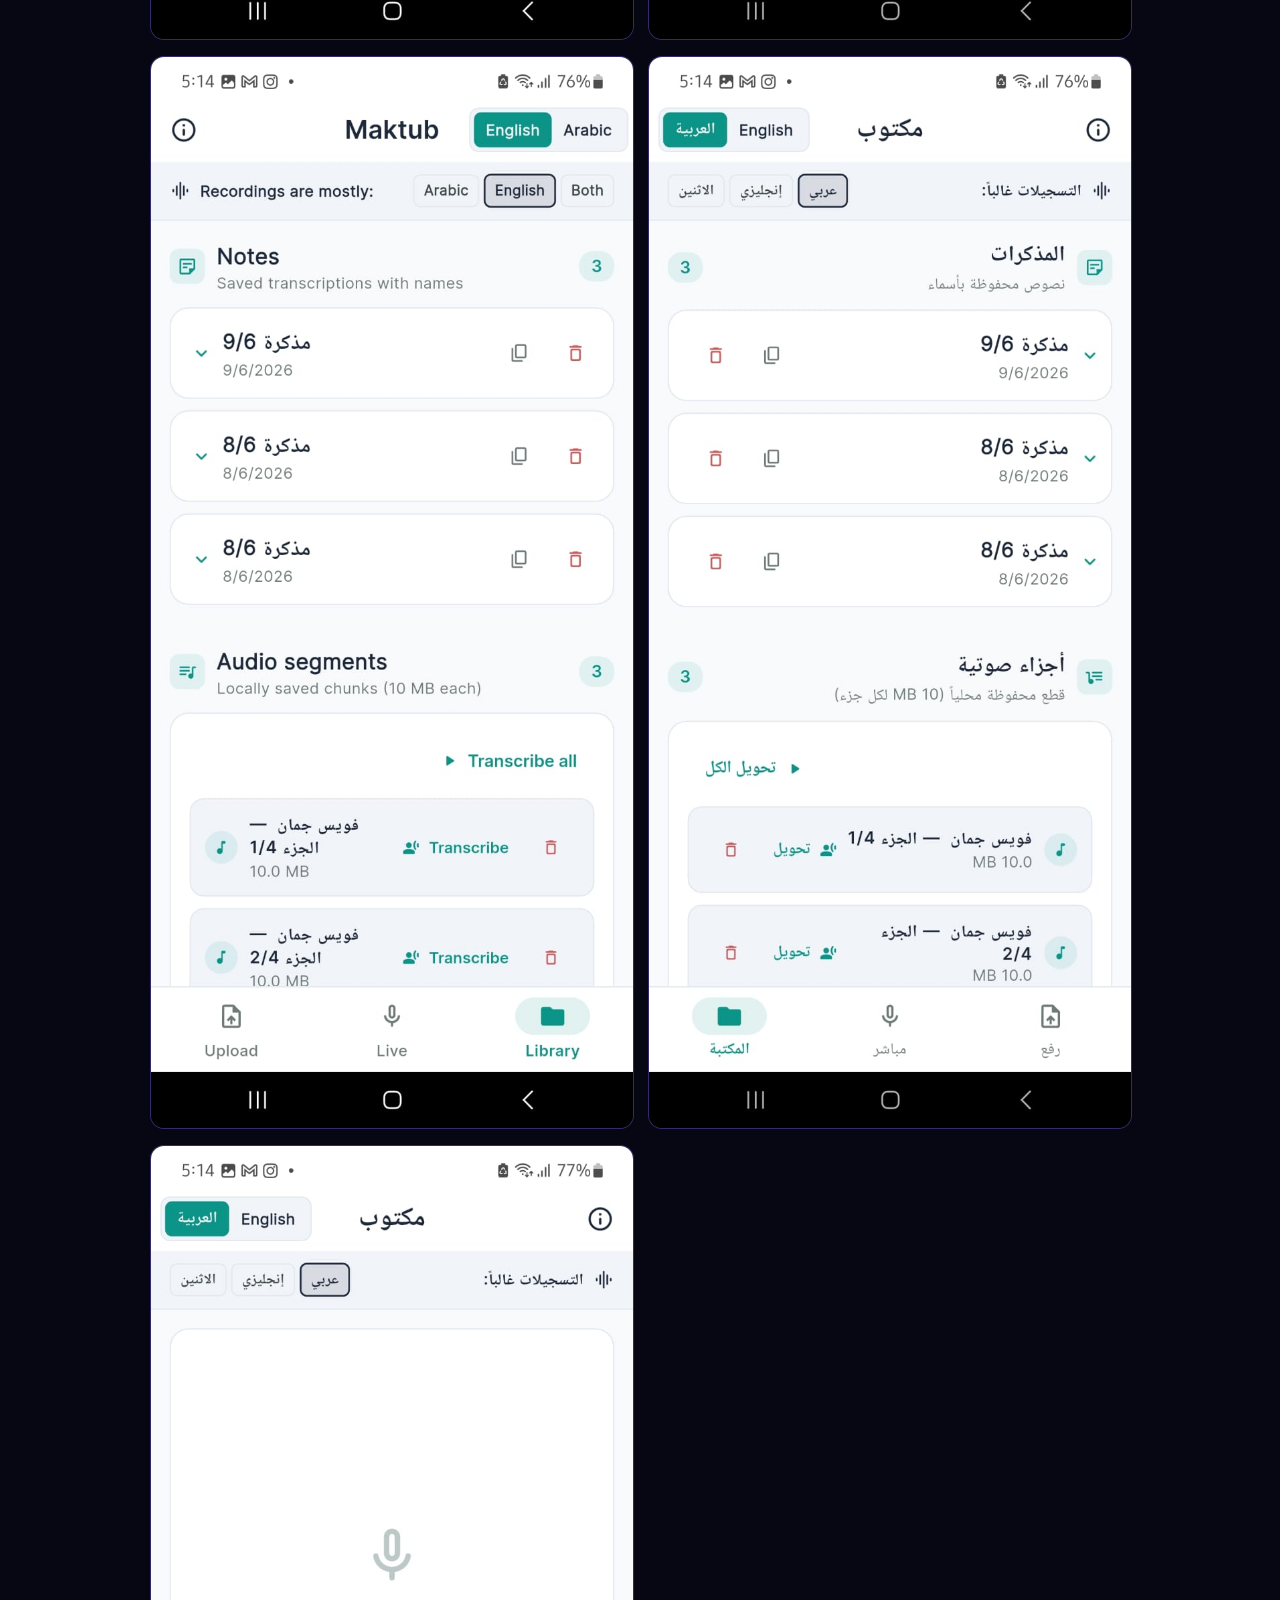
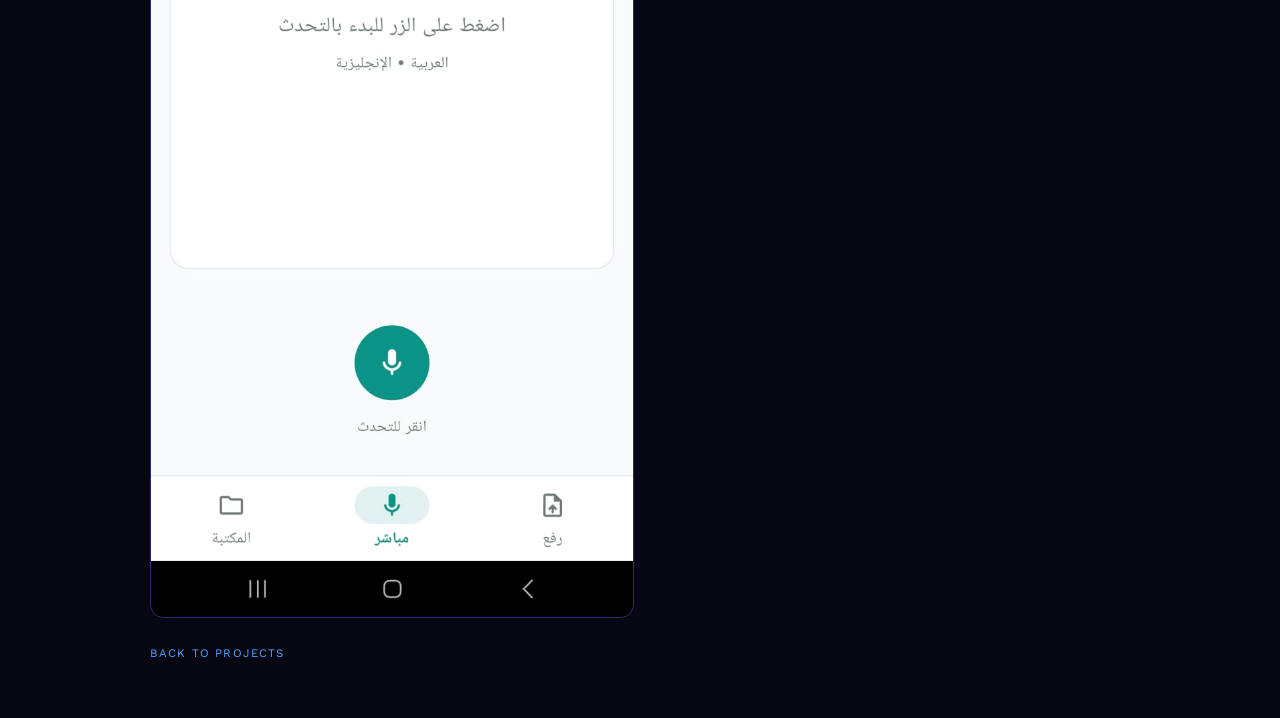
<file: maktub-details.html>
<!DOCTYPE html>
<html lang="en">
<head>
    <meta charset="UTF-8">
    <meta name="viewport" content="width=device-width, initial-scale=1.0">
    <title>Maktub — Voice to Text | Case Study</title>
    <link rel="preconnect" href="https://fonts.googleapis.com">
    <link rel="preconnect" href="https://fonts.gstatic.com" crossorigin>
    <link href="https://fonts.googleapis.com/css2?family=Newsreader:opsz,wght@6..72,400;6..72,600;6..72,700&family=Work+Sans:wght@400;600&display=swap" rel="stylesheet">
    <style>
        :root {
            --bg: #060713;
            --panel: rgba(255, 255, 255, 0.06);
            --ink: #f5f6ff;
            --muted: rgba(245, 246, 255, 0.68);
            --primary: #56a3ff;
            --outline: rgba(124, 102, 255, 0.35);
        }
        body {
            margin: 0;
            font-family: "Newsreader", serif;
            background: var(--bg);
            color: var(--ink);
            line-height: 1.7;
        }
        .wrap {
            width: min(980px, 92%);
            margin: 0 auto;
            padding: 2.2rem 0 3.2rem;
        }
        .meta {
            font-family: "Work Sans", sans-serif;
            font-size: 0.8rem;
            text-transform: uppercase;
            letter-spacing: 0.12em;
            color: var(--muted);
            margin-bottom: 0.6rem;
        }
        h1 {
            margin: 0 0 0.5rem;
            font-size: 2.2rem;
            color: var(--primary);
        }
        .rule {
            border-top: 2px solid var(--outline);
            margin: 1.2rem 0 1.6rem;
        }
        .summary {
            background: var(--panel);
            border: 1px solid var(--outline);
            border-radius: 16px;
            padding: 1.2rem 1.3rem;
            color: var(--muted);
        }
        .grid {
            display: grid;
            gap: 1rem;
            grid-template-columns: repeat(2, 1fr);
            margin-top: 1.4rem;
        }
        img {
            width: 100%;
            border-radius: 14px;
            border: 1px solid var(--outline);
            background: rgba(255,255,255,0.03);
            display: block;
        }
        .back {
            display: inline-block;
            margin-top: 1.6rem;
            font-family: "Work Sans", sans-serif;
            text-transform: uppercase;
            letter-spacing: 0.1em;
            font-size: 0.72rem;
            color: var(--primary);
            text-decoration: none;
            border-bottom: 1px solid transparent;
        }
        .back:hover { border-bottom-color: var(--primary); }

        .features {
            margin-top: 1.2rem;
            padding-left: 1.1rem;
            color: var(--muted);
            font-family: "Work Sans", sans-serif;
            font-size: 0.95rem;
        }
        .features li { margin: 0.3rem 0; }

        @media (max-width: 740px) {
            .grid { grid-template-columns: 1fr; }
            h1 { font-size: 1.8rem; }
        }
    </style>
</head>
<body>
    <main class="wrap">
        <p class="meta">Case Study</p>
        <h1>Maktub — Voice to Text</h1>

        <div class="summary">
            Maktub is a lightweight Flutter app that converts voice recordings into text using speech-to-text APIs.
            It was born from a simple frustration: there was no clean, simple tool that fits the need.
        </div>

        <div class="rule"></div>

        <p style="margin: 0 0 0.8rem; color: var(--muted); font-family: 'Work Sans', sans-serif;">
            Key highlights:
        </p>
        <ul class="features">
            <li>Direct conversion from voice to text.</li>
            <li>Upload audio files and transcribe them.</li>
            <li>Supports two engines: <strong>Groq (Whisper)</strong> and <strong>Deepgram</strong>.</li>
            <li>Handles large files via automatic splitting into small parts.</li>
            <li>Local library for saving clips and notes.</li>
            <li>Bilingual interface (Arabic / English).</li>
            <li>Supports multiple formats: MP3, WAV, M4A, MP4, OGG, FLAC, WEBM.</li>
        </ul>

        <div class="grid">
            <img src="maktub/m1.jpeg" alt="Maktub screen 1">
            <img src="maktub/m2.jpeg" alt="Maktub screen 2">
            <img src="maktub/m3.jpeg" alt="Maktub screen 3">
            <img src="maktub/m4.jpeg" alt="Maktub screen 4">
            <img src="maktub/m5.jpeg" alt="Maktub screen 5">
        </div>

        <a class="back" href="index.html#projects">Back to projects</a>
    </main>
</body>
</html>
</file>
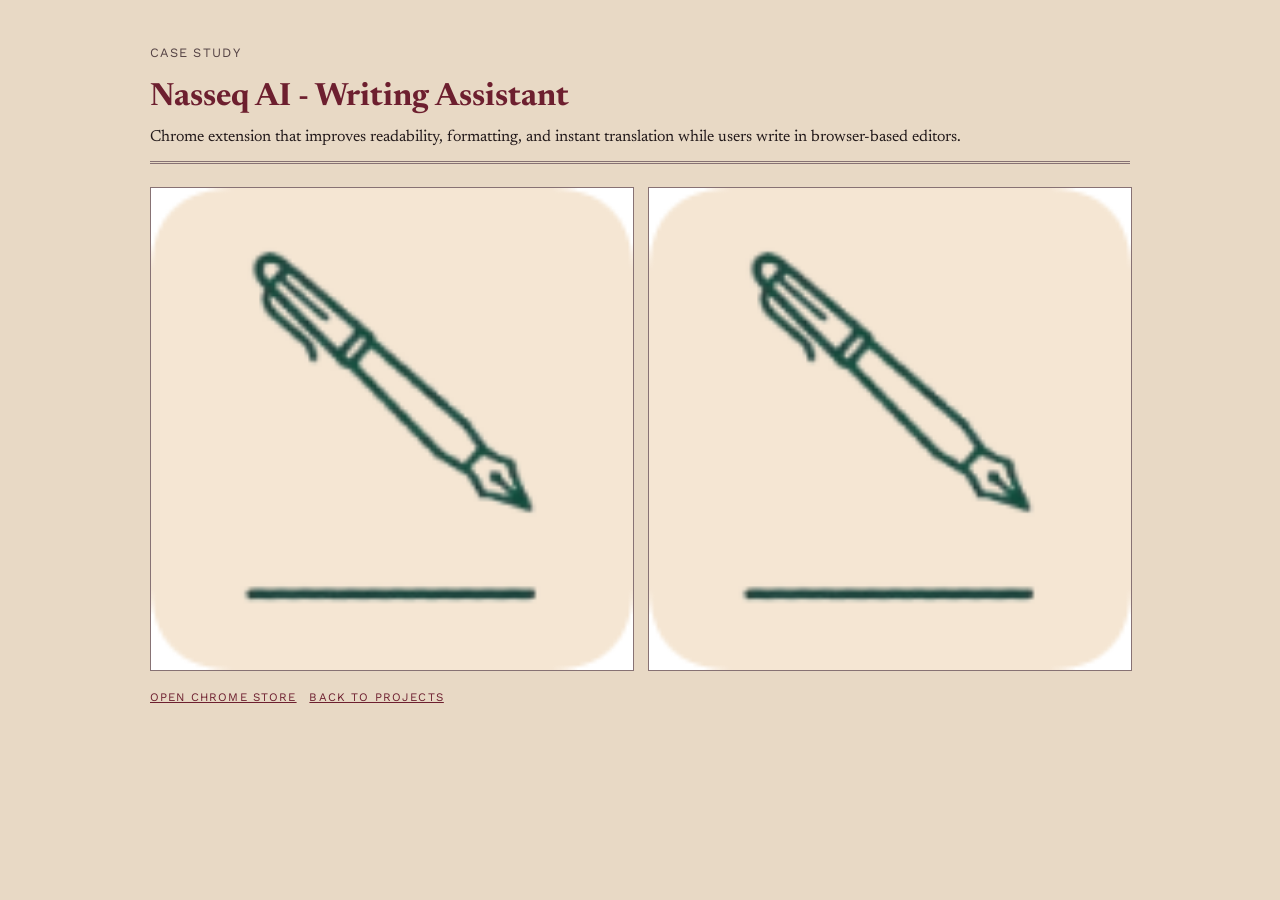
<file: nasseq-details.html>
<!DOCTYPE html>
<html lang="en">
<head>
    <meta charset="UTF-8">
    <meta name="viewport" content="width=device-width, initial-scale=1.0">
    <title>Nasseq AI | Case Study</title>
    <link rel="preconnect" href="https://fonts.googleapis.com">
    <link rel="preconnect" href="https://fonts.gstatic.com" crossorigin>
    <link href="https://fonts.googleapis.com/css2?family=Newsreader:opsz,wght@6..72,400;6..72,600;6..72,700&family=Work+Sans:wght@400;600&display=swap" rel="stylesheet">
    <style>
        :root { --paper:#e8d9c5; --ink:#22191a; --burgundy:#6d1f2f; --rule:#877274; }
        body { margin:0; font-family:"Newsreader",serif; background:var(--paper); color:var(--ink); }
        .wrap { width:min(980px,92%); margin:0 auto; padding:2rem 0 3rem; }
        h1 { color:var(--burgundy); margin-bottom:.4rem; }
        .meta { font-family:"Work Sans",sans-serif; font-size:.8rem; text-transform:uppercase; letter-spacing:.1em; color:#544244; }
        .rule { border-top:3px double var(--rule); margin:1rem 0 1.4rem; }
        .grid { display:grid; gap:1rem; grid-template-columns:repeat(2,1fr); }
        img { width:100%; border:1px solid var(--rule); background:#fff; display:block; object-fit:contain; }
        .actions { display:flex; gap:.8rem; flex-wrap:wrap; margin-top:1.2rem; }
        .link { display:inline-block; font-family:"Work Sans",sans-serif; text-transform:uppercase; letter-spacing:.1em; font-size:.72rem; color:var(--burgundy); }
        @media (max-width:700px){ .grid{grid-template-columns:1fr;} }
    </style>
</head>
<body>
    <main class="wrap">
        <p class="meta">Case Study</p>
        <h1>Nasseq AI - Writing Assistant</h1>
        <p>Chrome extension that improves readability, formatting, and instant translation while users write in browser-based editors.</p>
        <div class="rule"></div>
        <div class="grid">
            <img src="nasseq_loqo.png" alt="Nasseq AI screenshot">
            <img src="nasseq_loqo.png" alt="Nasseq AI screenshot">
        </div>
        <div class="actions">
            <a class="link" href="https://chromewebstore.google.com/detail/nasseq-ai-%E2%80%94-writing-assis/pldippbhhbndokciofafmflkgdinnbke" target="_blank" rel="noopener noreferrer">Open Chrome Store</a>
            <a class="link" href="index.html#projects">Back to projects</a>
        </div>
    </main>
</body>
</html>
</file>
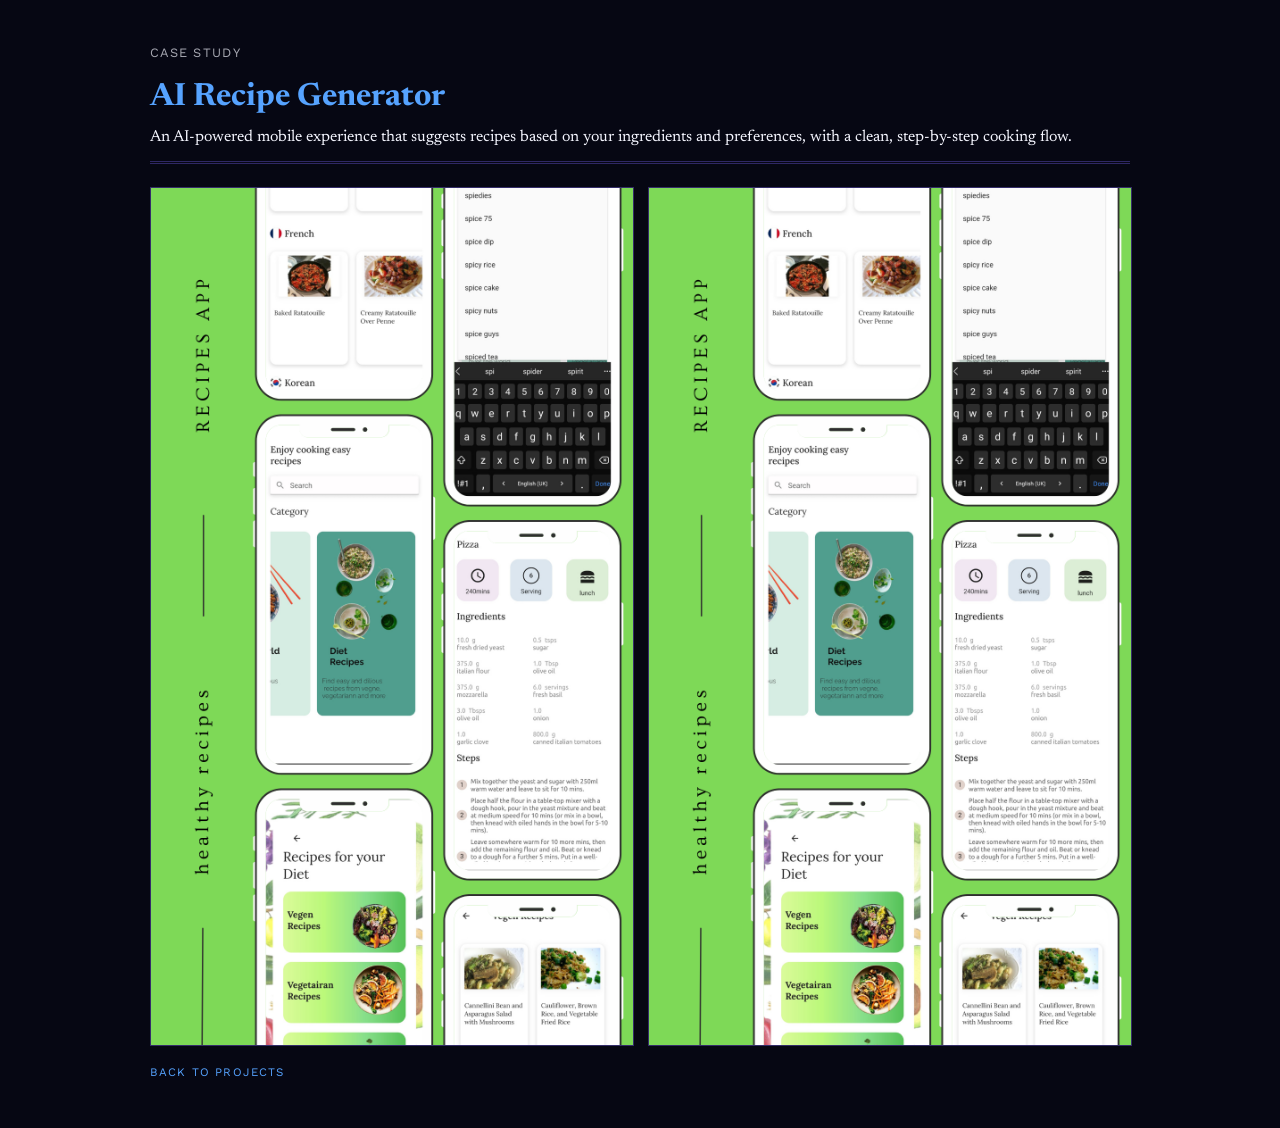
<file: recipes-details.html>
<!DOCTYPE html>
<html lang="en">
<head>
    <meta charset="UTF-8">
    <meta name="viewport" content="width=device-width, initial-scale=1.0">
    <title>AI Recipe Generator | Case Study</title>
    <link rel="preconnect" href="https://fonts.googleapis.com">
    <link rel="preconnect" href="https://fonts.gstatic.com" crossorigin>
    <link href="https://fonts.googleapis.com/css2?family=Newsreader:opsz,wght@6..72,400;6..72,600;6..72,700&family=Work+Sans:wght@400;600&display=swap" rel="stylesheet">
    <style>
        :root { --paper:#060713; --ink:#f5f6ff; --burgundy:#56a3ff; --rule:rgba(124, 102, 255, 0.35); --muted:rgba(245,246,255,0.68); }
        body { margin:0; font-family:"Newsreader",serif; background:var(--paper); color:var(--ink); }
        .wrap { width:min(980px,92%); margin:0 auto; padding:2rem 0 3rem; }
        h1 { color:var(--burgundy); margin-bottom:.4rem; }
        .meta { font-family:"Work Sans",sans-serif; font-size:.8rem; text-transform:uppercase; letter-spacing:.1em; color:var(--muted); }
        .rule { border-top:3px double var(--rule); margin:1rem 0 1.4rem; }
        .grid { display:grid; gap:1rem; grid-template-columns:repeat(2,1fr); }
        img { width:100%; border:1px solid var(--rule); background:rgba(255,255,255,0.03); display:block; }
        .back { display:inline-block; margin-top:1.2rem; font-family:"Work Sans",sans-serif; text-transform:uppercase; letter-spacing:.1em; font-size:.72rem; color:var(--burgundy); text-decoration:none; border-bottom:1px solid transparent; }
        .back:hover { border-bottom-color: var(--burgundy); }
        @media (max-width:700px){ .grid{grid-template-columns:1fr;} }
    </style>
</head>
<body>
    <main class="wrap">
        <p class="meta">Case Study</p>
        <h1>AI Recipe Generator</h1>
        <p>An AI-powered mobile experience that suggests recipes based on your ingredients and preferences, with a clean, step-by-step cooking flow.</p>
        <div class="rule"></div>
        <div class="grid">
            <img src="recipes_app_mokup.png" alt="AI Recipe Generator screenshot">
            <img src="recipes_app_mokup.png" alt="AI Recipe Generator screenshot">
        </div>
        <a class="back" href="index.html#projects">Back to projects</a>
    </main>
</body>
</html>
</file>
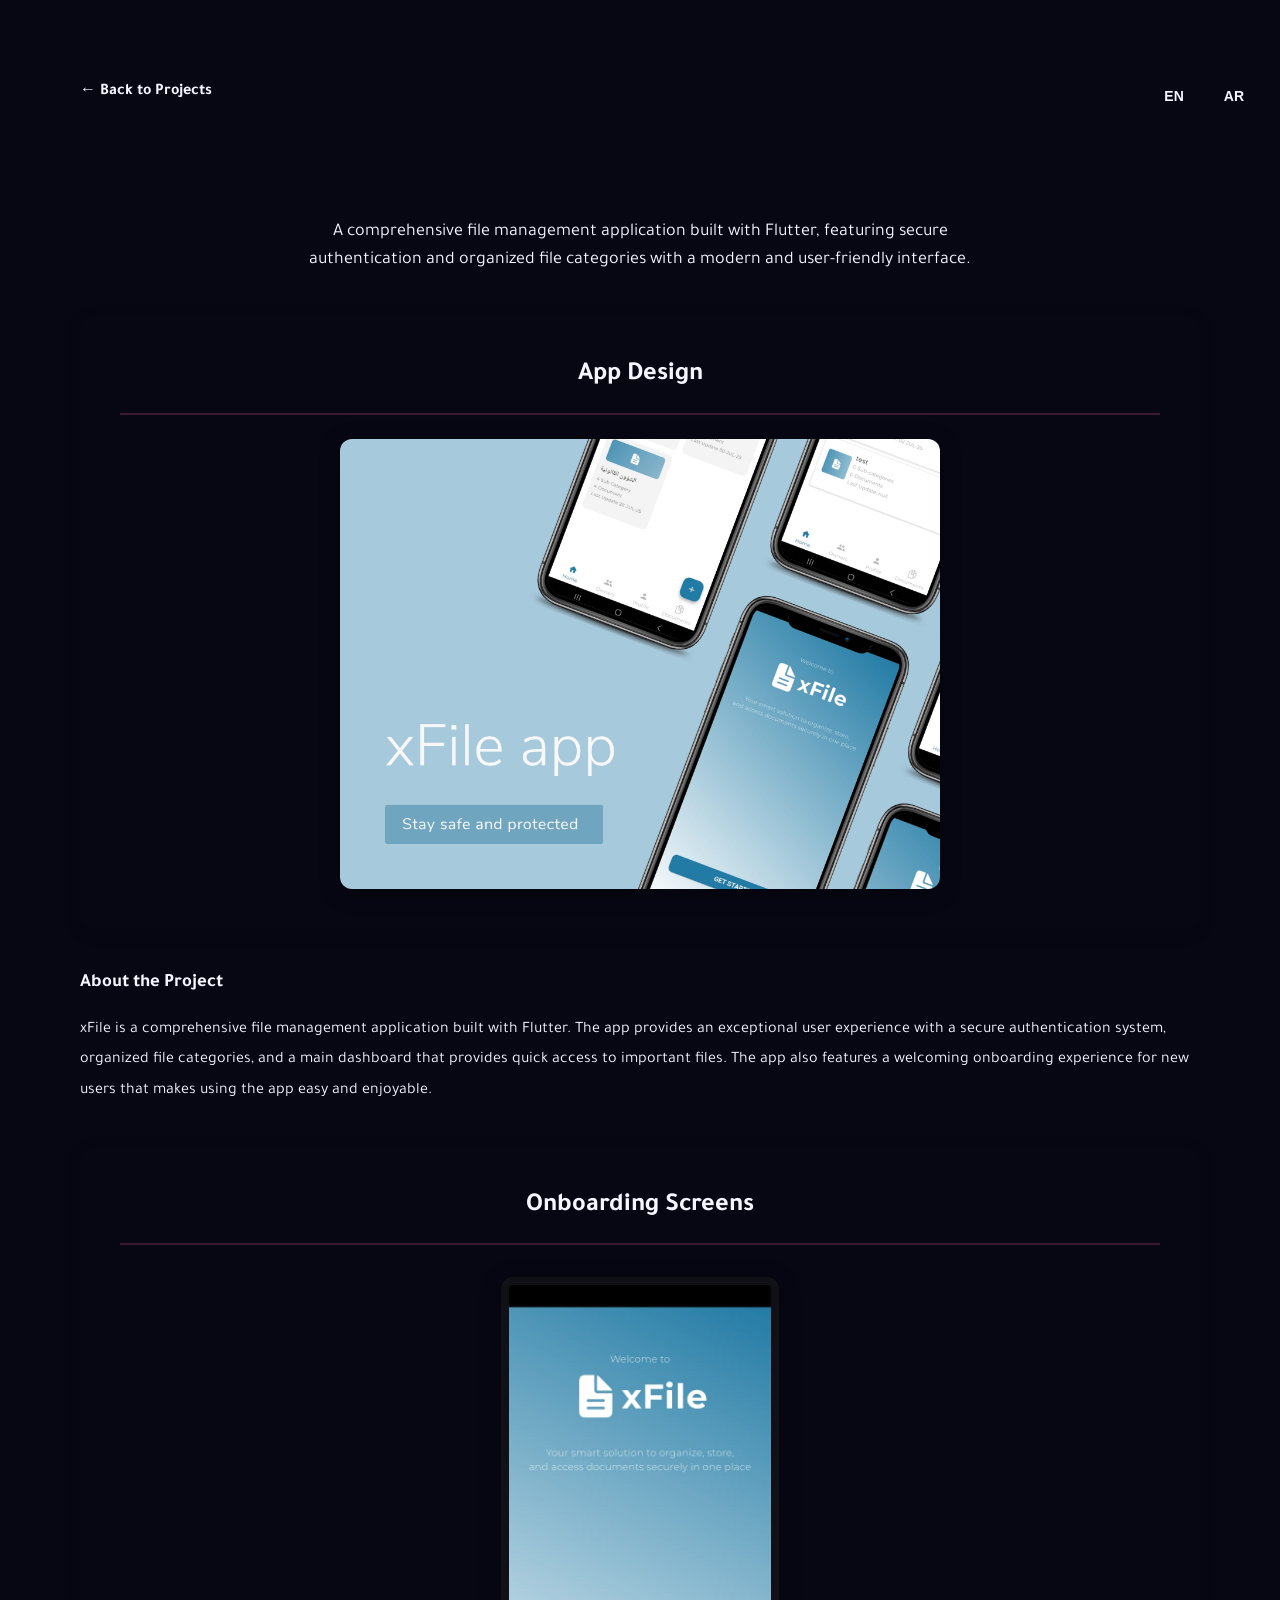
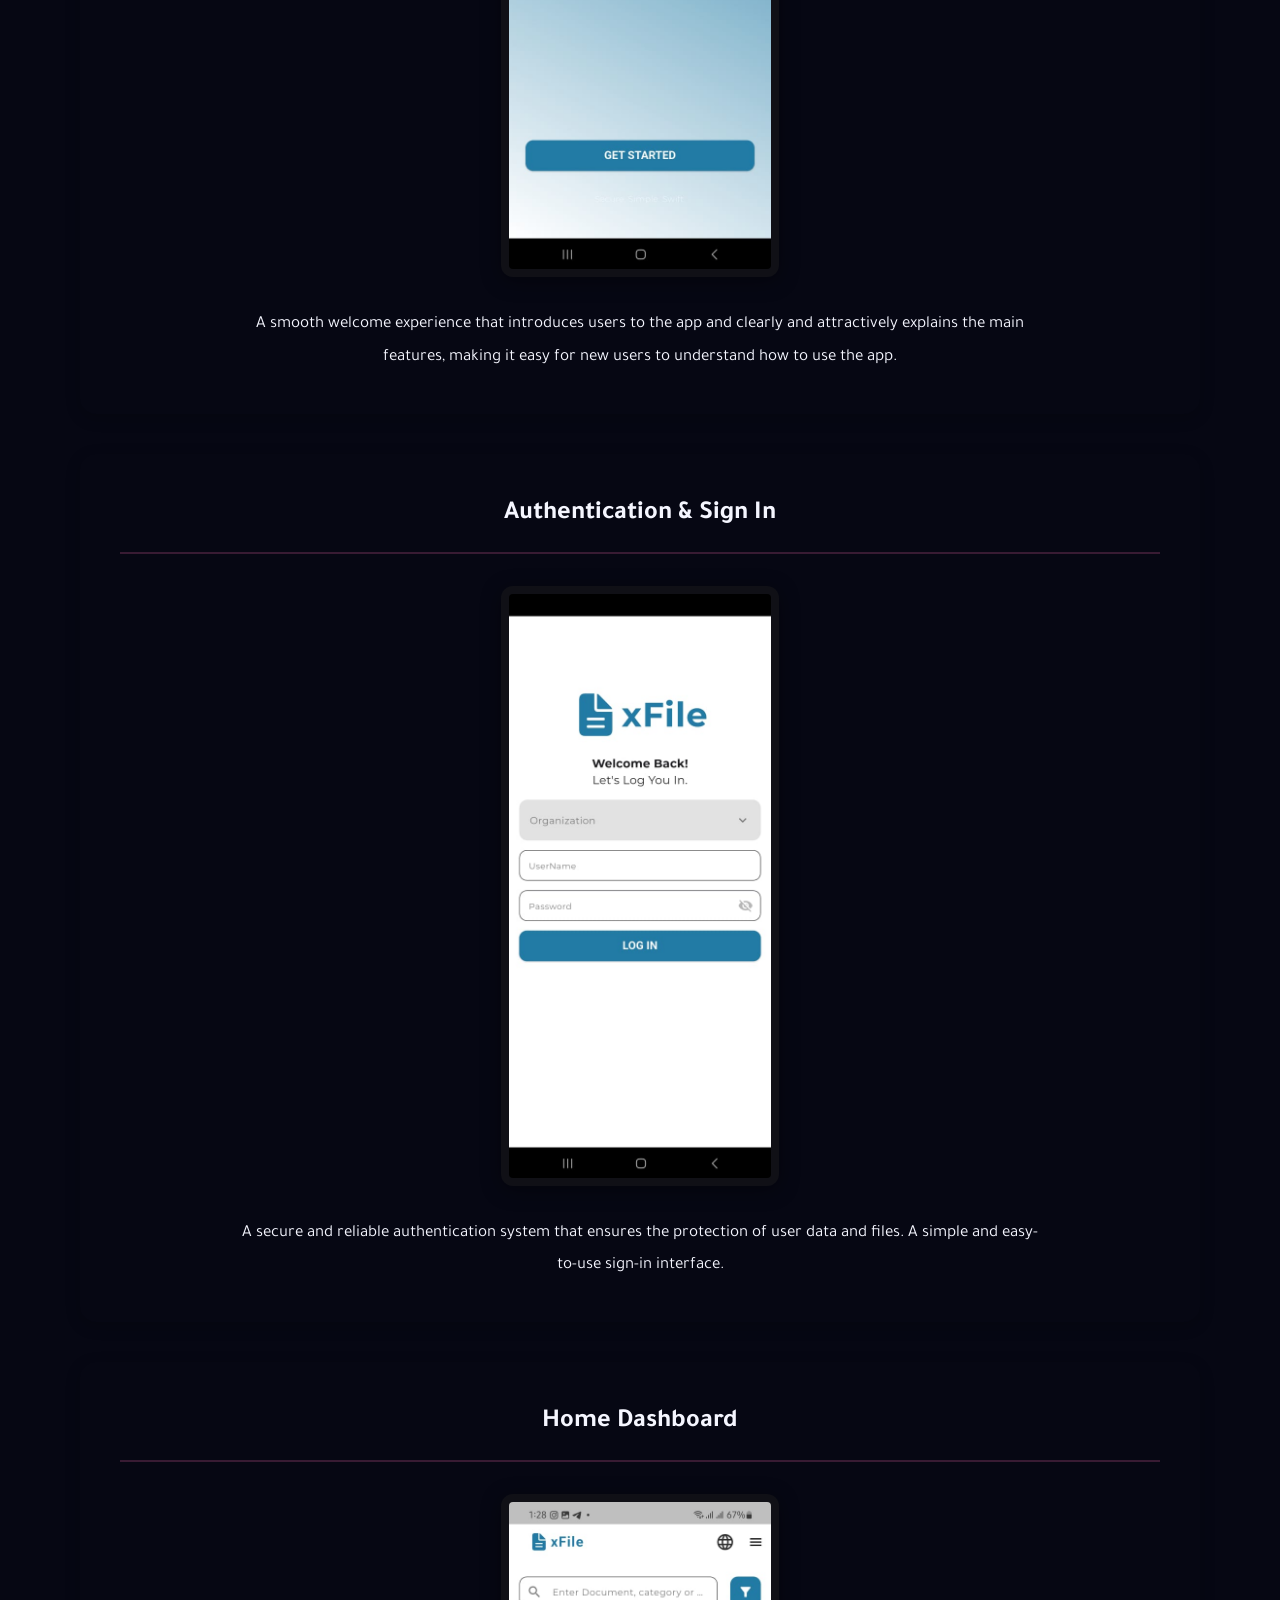
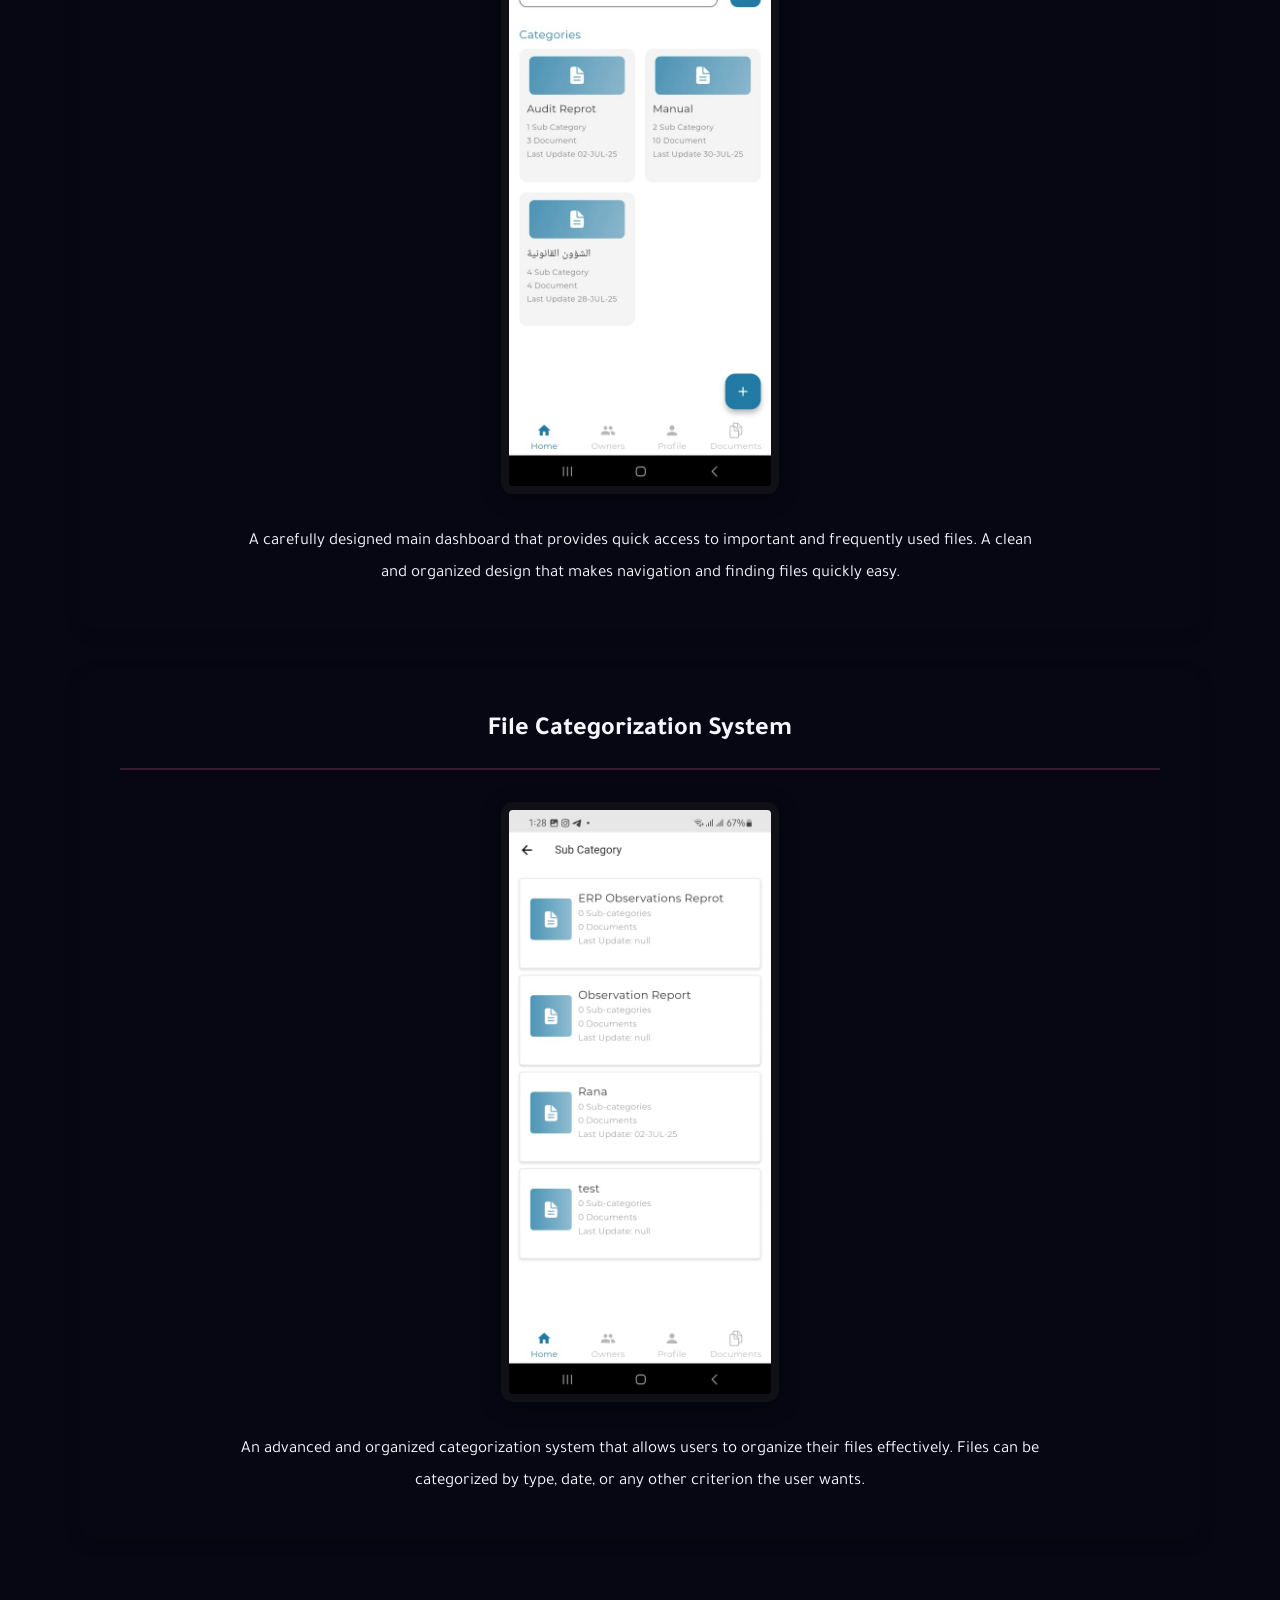
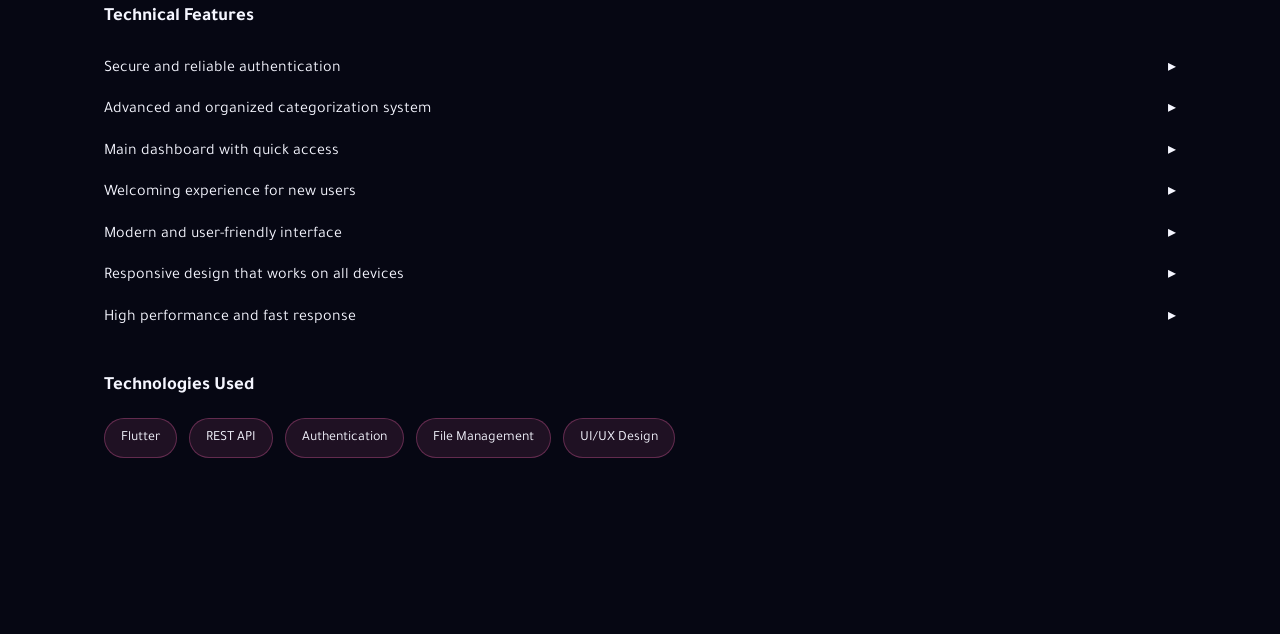
<file: xfile-details.html>
<!DOCTYPE html>
<html lang="en" dir="ltr">
<head>
    <meta charset="UTF-8">
    <meta name="viewport" content="width=device-width, initial-scale=1.0">
    <title data-en="xFile App - Project Details" data-ar="تطبيق xFile - تفاصيل المشروع">xFile App - Project Details</title>
    <link rel="preconnect" href="https://fonts.googleapis.com">
    <link rel="preconnect" href="https://fonts.gstatic.com" crossorigin>
    <link href="https://fonts.googleapis.com/css2?family=Tajawal:wght@300;400;500;700&family=Cairo:wght@400;600;700&display=swap" rel="stylesheet">
    <link rel="stylesheet" href="style.css">
    <style>
        .details-page {
            padding-top: 80px;
            min-height: 100vh;
        }
        
        .back-btn {
            display: inline-flex;
            align-items: center;
            gap: 0.5rem;
            margin-bottom: 2rem;
            color: var(--baroque-gold);
            text-decoration: none;
            font-weight: 600;
            transition: all 0.3s ease;
        }
        
        .back-btn:hover {
            color: var(--baroque-gold-light);
            transform: translateX(-5px);
        }
        
        .details-hero {
            text-align: center;
            margin-bottom: 2.5rem;
        }
        
        .details-hero h1 {
            font-size: 2.5rem;
            margin-bottom: 1rem;
            background: linear-gradient(135deg, var(--baroque-gold) 0%, var(--baroque-red) 100%);
            -webkit-background-clip: text;
            -webkit-text-fill-color: transparent;
            background-clip: text;
        }
        
        .details-hero p {
            font-size: 1.125rem;
            color: var(--baroque-ivory);
            max-width: 700px;
            margin: 0 auto;
        }
        
        .feature-section {
            margin: 2.5rem 0;
            padding: 2.5rem;
            background-color: var(--baroque-brown);
            border-radius: 16px;
            border: 2px solid var(--baroque-gold);
            box-shadow: 0 4px 15px rgba(0, 0, 0, 0.2);
        }
        
        .feature-section h4 {
            font-size: 1.625rem;
            color: var(--baroque-gold);
            margin-bottom: 1.5rem;
            font-weight: 600;
            text-align: center;
            padding-bottom: 1rem;
            border-bottom: 2px solid rgba(255, 105, 180, 0.2);
        }
        
        .feature-gallery {
            display: flex;
            flex-wrap: wrap;
            gap: 1.5rem;
            margin: 2rem 0;
            justify-content: center;
            align-items: center;
        }
        
        .feature-img {
            width: auto;
            height: auto;
            max-width: 320px;
            max-height: 500px;
            object-fit: contain;
            border-radius: 12px;
            box-shadow: 0 4px 20px rgba(0, 0, 0, 0.4);
            transition: all 0.3s ease;
            background-color: rgba(26, 26, 26, 0.5);
            padding: 0.5rem;
        }
        
        .feature-img:hover {
            transform: scale(1.08);
            box-shadow: 0 8px 30px rgba(255, 105, 180, 0.4);
        }
        
        .feature-gallery:has(img:only-child) {
            justify-content: center;
        }
        
        .feature-gallery:has(img:only-child) .feature-img {
            max-width: 400px;
            max-height: 600px;
        }
        
        .feature-gallery:has(img:nth-child(2)) .feature-img {
            max-width: 300px;
            max-height: 480px;
        }
        
        .feature-section p {
            color: var(--baroque-ivory);
            line-height: 1.9;
            font-size: 1.0625rem;
            text-align: center;
            max-width: 800px;
            margin: 1.5rem auto 0;
        }
        
        .tech-section {
            margin-top: 2.5rem;
            padding: 1.5rem;
            background-color: var(--baroque-brown);
            border-radius: 12px;
            border: 2px solid var(--baroque-gold);
        }
        
        .tech-section h3 {
            color: var(--baroque-gold);
            margin-bottom: 1rem;
        }
        
        .tech-section ul {
            list-style: none;
            padding-right: 1.5rem;
        }
        
        .tech-section li {
            padding: 0.5rem 0;
            position: relative;
            color: var(--baroque-ivory);
        }
        
        .tech-section li::before {
            content: '▸';
            position: absolute;
            right: -1.5rem;
            color: var(--baroque-gold);
        }
        
        .modal-tech {
            display: flex;
            flex-wrap: wrap;
            gap: 0.75rem;
            margin-top: 1rem;
        }
        
        .tech-tag {
            background-color: rgba(255, 105, 180, 0.1);
            color: var(--baroque-gold);
            padding: 0.5rem 1rem;
            border-radius: 20px;
            font-size: 0.875rem;
            border: 1px solid rgba(255, 105, 180, 0.3);
        }
        
        .mockup-section {
            margin: 2.5rem 0;
            padding: 2.5rem;
            background-color: var(--baroque-brown);
            border-radius: 16px;
            border: 2px solid var(--baroque-gold);
            box-shadow: 0 4px 15px rgba(0, 0, 0, 0.2);
            text-align: center;
        }
        
        .mockup-section h4 {
            font-size: 1.625rem;
            color: var(--baroque-gold);
            margin-bottom: 1.5rem;
            font-weight: 600;
            text-align: center;
            padding-bottom: 1rem;
            border-bottom: 2px solid rgba(255, 105, 180, 0.2);
        }
        
        .mockup-img {
            width: 100%;
            max-width: 600px;
            height: auto;
            border-radius: 12px;
            box-shadow: 0 4px 20px rgba(0, 0, 0, 0.4);
            transition: all 0.3s ease;
            margin: 0 auto;
            display: block;
        }
        
        .mockup-img:hover {
            transform: scale(1.02);
            box-shadow: 0 8px 30px rgba(255, 105, 180, 0.4);
        }
        
        @media (max-width: 768px) {
            .details-hero h1 {
                font-size: 2rem;
            }
            
            .feature-gallery {
                flex-direction: column;
                gap: 1rem;
            }
            
            .feature-img {
                max-height: 350px;
                max-width: 100%;
            }
            
            .feature-gallery:has(img:only-child) .feature-img {
                max-width: 100%;
                max-height: 400px;
            }
            
            .feature-gallery:has(img:nth-child(2)) .feature-img {
                max-width: 100%;
                max-height: 350px;
            }
            
            .feature-section {
                padding: 1.5rem;
                margin: 2rem 0;
            }
            
            .feature-section h4 {
                font-size: 1.375rem;
            }
            
            .mockup-section {
                padding: 1.5rem;
            }
        }
    </style>
</head>
<body>
    <!-- Language Switcher -->
    <div class="language-switcher" style="position: fixed; top: 80px; right: 20px; z-index: 999; display: flex; gap: 0.5rem;">
        <button class="lang-btn active" data-lang="en" style="background: transparent; border: 1px solid var(--border); color: var(--text-primary); padding: 0.5rem 1rem; border-radius: 6px; cursor: pointer; font-weight: 600; transition: all 0.3s ease; font-size: 0.875rem;">EN</button>
        <button class="lang-btn" data-lang="ar" style="background: transparent; border: 1px solid var(--border); color: var(--text-primary); padding: 0.5rem 1rem; border-radius: 6px; cursor: pointer; font-weight: 600; transition: all 0.3s ease; font-size: 0.875rem;">AR</button>
    </div>

    <!-- Details Page -->
    <section class="details-page section">
        <div class="container">
            <a href="index.html#projects" class="back-btn" data-en="← Back to Projects" data-ar="← العودة للمشاريع">← Back to Projects</a>
            
            <div class="details-hero">
                <h1 data-en="xFile App" data-ar="تطبيق xFile">xFile App</h1>
                <p data-en="A comprehensive file management application built with Flutter, featuring secure authentication and organized file categories with a modern and user-friendly interface." data-ar="تطبيق شامل لإدارة الملفات مبني بـ Flutter، يتضمن مصادقة آمنة وتصنيفات منظمة للملفات مع واجهة مستخدم حديثة وسهلة الاستخدام.">A comprehensive file management application built with Flutter, featuring secure authentication and organized file categories with a modern and user-friendly interface.</p>
            </div>

            <div class="modal-description">
                <!-- Mockup Section -->
                <div class="mockup-section">
                    <h4 data-en="App Design" data-ar="تصميم التطبيق">App Design</h4>
                    <img src="xFile/xFile_mokup.png" alt="xFile App Mockup" class="mockup-img">
                </div>
                
                <h3 style="color: var(--baroque-gold); margin-top: 2rem; margin-bottom: 1rem;" data-en="About the Project" data-ar="عن المشروع">About the Project</h3>
                <p style="color: var(--baroque-ivory); line-height: 1.9; margin-bottom: 2rem;" data-en="xFile is a comprehensive file management application built with Flutter. The app provides an exceptional user experience with a secure authentication system, organized file categories, and a main dashboard that provides quick access to important files. The app also features a welcoming onboarding experience for new users that makes using the app easy and enjoyable." data-ar="تطبيق xFile هو تطبيق شامل لإدارة الملفات تم بناؤه باستخدام Flutter. يوفر التطبيق تجربة مستخدم مميزة مع نظام مصادقة آمن، وتصنيفات منظمة للملفات، ولوحة تحكم رئيسية توفر وصولاً سريعاً للملفات المهمة. كما يتميز التطبيق بتجربة ترحيبية للمستخدمين الجدد (Onboarding) تجعل من استخدام التطبيق أمراً سهلاً وممتعاً.">xFile is a comprehensive file management application built with Flutter. The app provides an exceptional user experience with a secure authentication system, organized file categories, and a main dashboard that provides quick access to important files. The app also features a welcoming onboarding experience for new users that makes using the app easy and enjoyable.</p>
                
                <!-- Onboarding Feature -->
                <div class="feature-section">
                    <h4 data-en="Onboarding Screens" data-ar="شاشات الترحيب (Onboarding)">Onboarding Screens</h4>
                    <div class="feature-gallery">
                        <img src="xFile/welcoming_screen.jpeg" alt="Onboarding Screen" class="feature-img">
                    </div>
                    <p data-en="A smooth welcome experience that introduces users to the app and clearly and attractively explains the main features, making it easy for new users to understand how to use the app." data-ar="تجربة ترحيب سلسة تقدم المستخدمين للتطبيق وتوضح الميزات الرئيسية بطريقة واضحة وجذابة، مما يجعل من السهل على المستخدمين الجدد فهم كيفية استخدام التطبيق.">A smooth welcome experience that introduces users to the app and clearly and attractively explains the main features, making it easy for new users to understand how to use the app.</p>
                </div>

                <!-- Authentication Feature -->
                <div class="feature-section">
                    <h4 data-en="Authentication & Sign In" data-ar="المصادقة وتسجيل الدخول">Authentication & Sign In</h4>
                    <div class="feature-gallery">
                        <img src="xFile/signin_screen.jpeg" alt="Sign In Screen" class="feature-img">
                    </div>
                    <p data-en="A secure and reliable authentication system that ensures the protection of user data and files. A simple and easy-to-use sign-in interface." data-ar="نظام مصادقة آمن وموثوق يضمن حماية بيانات المستخدمين وملفاتهم. واجهة تسجيل دخول بسيطة وسهلة الاستخدام.">A secure and reliable authentication system that ensures the protection of user data and files. A simple and easy-to-use sign-in interface.</p>
                </div>

                <!-- Home Dashboard Feature -->
                <div class="feature-section">
                    <h4 data-en="Home Dashboard" data-ar="لوحة التحكم الرئيسية">Home Dashboard</h4>
                    <div class="feature-gallery">
                        <img src="xFile/hom_screen.jpeg" alt="Home Dashboard" class="feature-img">
                    </div>
                    <p data-en="A carefully designed main dashboard that provides quick access to important and frequently used files. A clean and organized design that makes navigation and finding files quickly easy." data-ar="لوحة تحكم رئيسية مصممة بعناية توفر وصولاً سريعاً للملفات المهمة والمستخدمة بشكل متكرر. تصميم نظيف ومنظم يسهل التنقل والعثور على الملفات بسرعة.">A carefully designed main dashboard that provides quick access to important and frequently used files. A clean and organized design that makes navigation and finding files quickly easy.</p>
                </div>

                <!-- Categories Feature -->
                <div class="feature-section">
                    <h4 data-en="File Categorization System" data-ar="نظام تصنيف الملفات">File Categorization System</h4>
                    <div class="feature-gallery">
                        <img src="xFile/category_screen.jpeg" alt="Categories Screen" class="feature-img">
                    </div>
                    <p data-en="An advanced and organized categorization system that allows users to organize their files effectively. Files can be categorized by type, date, or any other criterion the user wants." data-ar="نظام تصنيف متقدم ومنظم يسمح للمستخدمين بتنظيم ملفاتهم بشكل فعال. يمكن تصنيف الملفات حسب النوع، التاريخ، أو أي معيار آخر يريده المستخدم.">An advanced and organized categorization system that allows users to organize their files effectively. Files can be categorized by type, date, or any other criterion the user wants.</p>
                </div>
                
                <div class="tech-section">
                    <h3 data-en="Technical Features" data-ar="المميزات التقنية">Technical Features</h3>
                    <ul>
                        <li data-en="Secure and reliable authentication" data-ar="مصادقة آمنة وموثوقة">Secure and reliable authentication</li>
                        <li data-en="Advanced and organized categorization system" data-ar="نظام تصنيف متقدم ومنظم">Advanced and organized categorization system</li>
                        <li data-en="Main dashboard with quick access" data-ar="لوحة تحكم رئيسية مع وصول سريع">Main dashboard with quick access</li>
                        <li data-en="Welcoming experience for new users" data-ar="تجربة ترحيبية للمستخدمين الجدد">Welcoming experience for new users</li>
                        <li data-en="Modern and user-friendly interface" data-ar="واجهة مستخدم حديثة وسهلة الاستخدام">Modern and user-friendly interface</li>
                        <li data-en="Responsive design that works on all devices" data-ar="تصميم متجاوب يعمل على جميع الأجهزة">Responsive design that works on all devices</li>
                        <li data-en="High performance and fast response" data-ar="أداء عالي وسرعة في الاستجابة">High performance and fast response</li>
                    </ul>
                    
                    <h3 style="margin-top: 2rem;" data-en="Technologies Used" data-ar="التقنيات المستخدمة">Technologies Used</h3>
                    <div class="modal-tech">
                        <span class="tech-tag">Flutter</span>
                        <span class="tech-tag">REST API</span>
                        <span class="tech-tag">Authentication</span>
                        <span class="tech-tag">File Management</span>
                        <span class="tech-tag">UI/UX Design</span>
                    </div>
                </div>
            </div>
        </div>
    </section>

    <!-- Footer -->
    <footer class="footer">
        <div class="container">
            <p>&copy; 2025 Rana AlMadhoun. All rights reserved.</p>
        </div>
    </footer>

    <script src="script.js"></script>
    <script>
        // Language Switcher for Details Page
        document.addEventListener('DOMContentLoaded', function() {
            const langButtons = document.querySelectorAll('.lang-btn');
            const html = document.documentElement;
            const body = document.body;
            
            const savedLang = localStorage.getItem('portfolio-lang') || 'en';
            setLanguage(savedLang);
            
            langButtons.forEach(button => {
                button.addEventListener('click', function() {
                    const lang = this.getAttribute('data-lang');
                    setLanguage(lang);
                    localStorage.setItem('portfolio-lang', lang);
                });
            });
            
            function setLanguage(lang) {
                langButtons.forEach(btn => {
                    if (btn.getAttribute('data-lang') === lang) {
                        btn.classList.add('active');
                        btn.style.background = 'var(--accent-gold)';
                        btn.style.borderColor = 'var(--accent-gold)';
                        btn.style.color = 'var(--bg-primary)';
                    } else {
                        btn.classList.remove('active');
                        btn.style.background = 'transparent';
                        btn.style.borderColor = 'var(--border)';
                        btn.style.color = 'var(--text-primary)';
                    }
                });
                
                html.setAttribute('lang', lang);
                const dir = lang === 'ar' ? 'rtl' : 'ltr';
                html.setAttribute('dir', dir);
                
                if (lang === 'ar') {
                    body.classList.add('rtl');
                } else {
                    body.classList.remove('rtl');
                }
                
                const elements = document.querySelectorAll('[data-en][data-ar]');
                elements.forEach(element => {
                    const text = lang === 'ar' 
                        ? element.getAttribute('data-ar') 
                        : element.getAttribute('data-en');
                    
                    if (element.tagName === 'P' || element.tagName === 'H1' || element.tagName === 'H2' || element.tagName === 'H3' || element.tagName === 'H4' || element.tagName === 'LI' || element.tagName === 'SPAN' || element.tagName === 'A' || element.tagName === 'TITLE') {
                        element.textContent = text;
                    } else {
                        element.innerHTML = text;
                    }
                });
            }
        });
    </script>
</body>
</html>
</file>
<file: style.css>
:root {
    /* Engineering Dark Theme (lab / software engineer) */
    --paper: #060713;
    --paper-soft: #0b1026;
    --ink: #f5f6ff;
    --ink-soft: rgba(245, 246, 255, 0.68);
    /* Primary accent for headlines/buttons */
    --burgundy: #56a3ff;
    /* Secondary accent (labels/chips) */
    --gold: #7c66ff;
    /* Borders/outlines */
    --rule: rgba(124, 102, 255, 0.35);
}

* {
    margin: 0;
    padding: 0;
    box-sizing: border-box;
}

@keyframes fade-up {
    from {
        opacity: 0;
        transform: translateY(22px);
    }
    to {
        opacity: 1;
        transform: translateY(0);
    }
}

@keyframes fade-in {
    from {
        opacity: 0;
    }
    to {
        opacity: 1;
    }
}

@keyframes gentle-shimmer {
    0%,
    100% {
        background-position: 0% 50%;
    }
    50% {
        background-position: 100% 50%;
    }
}

@keyframes float-grain {
    0% {
        transform: translate(0, 0);
    }
    50% {
        transform: translate(-4px, 3px);
    }
    100% {
        transform: translate(2px, -2px);
    }
}

html {
    scroll-behavior: smooth;
}

body {
    font-family: "Newsreader", "Tajawal", serif;
    background: var(--paper);
    color: var(--ink);
    line-height: 1.6;
}

body::before {
    content: "";
    position: fixed;
    inset: 0;
    background-image: radial-gradient(rgba(255, 255, 255, 0.06) 0.4px, transparent 0.4px);
    background-size: 3px 3px;
    pointer-events: none;
    opacity: 0.16;
}

@media (prefers-reduced-motion: no-preference) {
    body::before {
        animation: float-grain 18s ease-in-out infinite alternate;
        will-change: transform;
    }
}

.container {
    width: min(1120px, 92%);
    margin-inline: auto;
}

.masthead {
    border-top: 4px double var(--ink);
    border-bottom: 1px solid var(--rule);
    padding: 0.65rem 0 0.45rem;
    position: sticky;
    top: 0;
    background: color-mix(in srgb, var(--paper) 90%, white 10%);
    backdrop-filter: blur(6px);
    z-index: 50;
    transition: padding 0.28s ease, background 0.28s ease;
}

.masthead-inner {
    display: flex;
    flex-direction: column;
    gap: 0.45rem;
}

.masthead-top {
    display: flex;
    align-items: center;
    justify-content: space-between;
    gap: 1rem;
}

.brand-lockup {
    display: flex;
    align-items: center;
    gap: 0.65rem;
    text-decoration: none;
    color: var(--ink);
    min-width: 0;
}

.brand-lockup:hover .brand-name {
    color: var(--burgundy);
}

.brand-mark {
    flex-shrink: 0;
    display: inline-grid;
    place-items: center;
    width: 2.35rem;
    height: 2.35rem;
    border-radius: 50%;
    background: var(--burgundy);
    color: #fff;
    font-family: "Work Sans", sans-serif;
    font-size: 0.95rem;
    font-weight: 700;
    letter-spacing: -0.03em;
    line-height: 1;
}

.brand-copy {
    display: flex;
    flex-direction: column;
    gap: 0.08rem;
    min-width: 0;
    text-align: start;
}

.brand-name {
    margin: 0;
    font-family: "Work Sans", "Tajawal", sans-serif;
    font-size: 1.05rem;
    font-weight: 600;
    letter-spacing: 0.02em;
    line-height: 1.2;
    color: var(--ink);
    transition: color 0.25s ease;
}

.brand-tag {
    font-family: "Work Sans", "Tajawal", sans-serif;
    font-size: 0.68rem;
    font-weight: 400;
    letter-spacing: 0.06em;
    text-transform: uppercase;
    color: var(--ink-soft);
    line-height: 1.25;
}

.masthead-nav {
    border-top: 1px solid color-mix(in srgb, var(--rule) 45%, transparent);
    padding-top: 0.4rem;
}

.edition,
.eyebrow {
    font-family: "Work Sans", sans-serif;
    font-size: 0.72rem;
    letter-spacing: 0.15em;
    text-transform: uppercase;
    color: var(--ink-soft);
}

.nav-menu {
    list-style: none;
    display: flex;
    justify-content: flex-start;
    align-items: center;
    flex-wrap: wrap;
    gap: 0.65rem 1.1rem;
    padding: 0 0 0.15rem;
    transition: padding 0.28s ease, gap 0.28s ease;
}

.masthead.scrolled {
    padding: 0.4rem 0 0.3rem;
}

.masthead.scrolled .masthead-nav {
    padding-top: 0.3rem;
}

.masthead.scrolled .brand-mark {
    width: 2rem;
    height: 2rem;
    font-size: 0.82rem;
}

.masthead.scrolled .brand-name {
    font-size: 0.95rem;
}

.masthead.scrolled .brand-tag {
    font-size: 0.62rem;
}

.masthead.scrolled .nav-menu {
    gap: 0.5rem 0.95rem;
    padding-bottom: 0;
}

.nav-menu a {
    position: relative;
    text-decoration: none;
    color: var(--ink-soft);
    font-family: "Work Sans", sans-serif;
    text-transform: uppercase;
    letter-spacing: 0.12em;
    font-size: 0.68rem;
    transition: color 0.35s ease, transform 0.35s ease;
}

.nav-menu a::after {
    content: "";
    position: absolute;
    left: 0;
    right: 0;
    bottom: -3px;
    height: 1px;
    background: linear-gradient(
        90deg,
        transparent,
        var(--burgundy),
        transparent
    );
    transform: scaleX(0);
    transform-origin: inline-start;
    transition: transform 0.35s ease, opacity 0.35s ease;
    opacity: 0;
}

.nav-menu a:hover,
.nav-menu a.active {
    color: var(--burgundy);
    transform: translateY(-2px);
}

.nav-menu a:hover::after,
.nav-menu a.active::after {
    transform: scaleX(1);
    opacity: 0.95;
}

@media (prefers-reduced-motion: no-preference) {
    .brand-lockup {
        animation: fade-up 0.65s cubic-bezier(0.22, 1, 0.36, 1) 0.06s forwards;
        opacity: 0;
    }

    .nav-menu li {
        animation: fade-up 0.55s cubic-bezier(0.22, 1, 0.36, 1) forwards;
        opacity: 0;
    }

    .nav-menu li:nth-child(1) {
        animation-delay: 0.14s;
    }

    .nav-menu li:nth-child(2) {
        animation-delay: 0.2s;
    }

    .nav-menu li:nth-child(3) {
        animation-delay: 0.26s;
    }

    .nav-menu li:nth-child(4) {
        animation-delay: 0.32s;
    }

    .nav-menu li:nth-child(5) {
        animation-delay: 0.38s;
    }

    .nav-menu li:nth-child(6) {
        animation-delay: 0.44s;
    }

    .nav-menu li:nth-child(7) {
        animation-delay: 0.5s;
    }
}

.language-switcher {
    display: flex;
    gap: 0.3rem;
}

.lang-btn {
    border: 1px solid var(--rule);
    background: transparent;
    color: var(--ink);
    padding: 0.2rem 0.55rem;
    font-size: 0.68rem;
    font-family: "Work Sans", sans-serif;
    cursor: pointer;
    transition: transform 0.25s ease, background 0.25s ease, border-color 0.25s ease,
        box-shadow 0.25s ease;
}

@media (prefers-reduced-motion: no-preference) {
    .lang-btn:hover {
        transform: translateY(-1px);
        box-shadow: 0 6px 16px rgba(34, 25, 26, 0.12);
    }
}

.lang-btn.active {
    background: var(--burgundy);
    color: #fff;
    border-color: var(--burgundy);
}

.nav-toggle span {
    transition: transform 0.3s ease, opacity 0.3s ease;
}

@media (prefers-reduced-motion: no-preference) {
    .nav-toggle:hover span:first-child {
        transform: translateY(2px);
    }

    .nav-toggle:hover span:last-child {
        transform: translateY(-2px);
    }
}

.nav-toggle {
    display: none;
}

.section {
    padding: 4.5rem 0 3.8rem;
}

.with-rule {
    border-top: 1px solid var(--rule);
}

.tinted {
    background: color-mix(in srgb, var(--paper-soft) 85%, white 15%);
    border-top: 1px solid color-mix(in srgb, var(--rule) 45%, transparent);
    border-bottom: 1px solid color-mix(in srgb, var(--rule) 45%, transparent);
    padding-inline: 1rem;
}

.section-title {
    font-size: clamp(1.8rem, 4.4vw, 2.8rem);
    color: var(--burgundy);
    margin-bottom: 1.1rem;
}

.hero {
    display: grid;
    grid-template-columns: 1fr;
    gap: 1.6rem;
    align-items: center;
}

.hero-title {
    font-size: clamp(2.1rem, 5.5vw, 4rem);
    line-height: 1.1;
    margin: 0.4rem 0 0.9rem;
    color: var(--burgundy);
}

.hero-description {
    color: var(--ink-soft);
    max-width: 60ch;
}

@media (prefers-reduced-motion: no-preference) {
    .hero-main .eyebrow,
    .hero-main .hero-title,
    .hero-main .hero-description,
    .hero-main .hero-actions {
        animation: fade-up 0.75s cubic-bezier(0.22, 1, 0.36, 1) forwards;
        opacity: 0;
    }

    .hero-main .eyebrow {
        animation-delay: 0.08s;
    }

    .hero-main .hero-title {
        animation-delay: 0.16s;
    }

    .hero-main .hero-description {
        animation-delay: 0.26s;
    }

    .hero-main .hero-actions {
        animation-delay: 0.36s;
    }
}

.reveal-section {
    opacity: 1;
    transform: translateY(0);
}

@media (prefers-reduced-motion: no-preference) {
    .reveal-section {
        opacity: 0;
        transform: translateY(36px);
        transition: opacity 0.72s cubic-bezier(0.22, 1, 0.36, 1),
            transform 0.72s cubic-bezier(0.22, 1, 0.36, 1);
    }

    .reveal-section.is-visible {
        opacity: 1;
        transform: translateY(0);
    }

    .reveal-section .reveal-stagger > * {
        opacity: 0;
        transform: translateY(18px);
        transition: opacity 0.62s cubic-bezier(0.22, 1, 0.36, 1),
            transform 0.62s cubic-bezier(0.22, 1, 0.36, 1);
    }

    .reveal-section.is-visible .reveal-stagger > * {
        opacity: 1;
        transform: translateY(0);
    }

    .reveal-section.is-visible .reveal-stagger > *:nth-child(1) {
        transition-delay: 0.05s;
    }

    .reveal-section.is-visible .reveal-stagger > *:nth-child(2) {
        transition-delay: 0.12s;
    }

    .reveal-section.is-visible .reveal-stagger > *:nth-child(3) {
        transition-delay: 0.18s;
    }

    .reveal-section.is-visible .reveal-stagger > *:nth-child(4) {
        transition-delay: 0.24s;
    }

    .reveal-section.is-visible .reveal-stagger > *:nth-child(5) {
        transition-delay: 0.31s;
    }

    .reveal-section.is-visible .reveal-stagger > *:nth-child(6) {
        transition-delay: 0.38s;
    }

    .reveal-section.is-visible .reveal-stagger > *:nth-child(7) {
        transition-delay: 0.44s;
    }

    .reveal-section.is-visible .reveal-stagger > *:nth-child(8) {
        transition-delay: 0.5s;
    }
}

.hero-actions {
    margin-top: 1.2rem;
    display: flex;
    gap: 0.7rem;
    flex-wrap: wrap;
}

.btn {
    text-decoration: none;
    border: 1px solid var(--ink);
    padding: 0.62rem 1rem;
    font-size: 0.66rem;
    text-transform: uppercase;
    letter-spacing: 0.16em;
    font-family: "Work Sans", sans-serif;
    transition: background 0.28s ease, color 0.28s ease, box-shadow 0.28s ease,
        transform 0.28s ease;
    cursor: pointer;
}

@media (prefers-reduced-motion: no-preference) {
    .btn:hover {
        transform: translateY(-2px);
    }
}

.btn-primary {
    background: var(--burgundy);
    border-color: var(--burgundy);
    color: #fff;
}

.btn-primary:hover {
    background: color-mix(in srgb, var(--burgundy) 85%, black 15%);
    box-shadow: 0 0 12px color-mix(in srgb, var(--burgundy) 30%, transparent);
}

.btn-outline {
    background: transparent;
    color: var(--ink);
}

.btn-outline:hover {
    background: var(--ink);
    color: var(--paper);
}

.about-grid {
    display: grid;
    grid-template-columns: 0.8fr 2.2fr;
    gap: 2rem;
}

.about-side {
    border-right: 1px solid color-mix(in srgb, var(--rule) 40%, transparent);
    padding-right: 1rem;
}

.about-side h3 {
    color: var(--burgundy);
    font-size: 1.45rem;
}

.about-side p {
    font-family: "Work Sans", sans-serif;
    font-size: 0.82rem;
    letter-spacing: 0.08em;
    text-transform: uppercase;
    color: var(--ink-soft);
}

.lead-copy {
    font-size: 1.15rem;
    margin-bottom: 0.7rem;
}

.timeline {
    border-left: 1px solid color-mix(in srgb, var(--rule) 70%, transparent);
    padding-left: 1.5rem;
    display: flex;
    flex-direction: column;
    gap: 1.6rem;
    max-width: 720px;
}

body.rtl .timeline {
    border-left: none;
    border-right: 1px solid color-mix(in srgb, var(--rule) 70%, transparent);
    padding-left: 0;
    padding-right: 1.5rem;
}

.titem {
    position: relative;
}

.titem::before {
    content: "";
    position: absolute;
    left: -1.75rem;
    top: 0.4rem;
    width: 9px;
    height: 9px;
    border-radius: 50%;
    background: var(--burgundy);
    border: 2px solid var(--paper);
    outline: 1px solid var(--burgundy);
}

body.rtl .titem::before {
    left: auto;
    right: -1.75rem;
}

.titem .when {
    font-family: "Work Sans", sans-serif;
    font-size: 0.72rem;
    letter-spacing: 0.1em;
    text-transform: uppercase;
    color: var(--gold);
    margin-bottom: 0.25rem;
}

.titem h3 {
    color: var(--burgundy);
    font-size: 1.15rem;
    margin-bottom: 0.15rem;
}

.titem .org {
    font-size: 0.92rem;
    color: var(--ink-soft);
}

.titem .desc {
    margin-top: 0.4rem;
    font-size: 0.95rem;
    color: var(--ink-soft);
    max-width: 560px;
}

.project-card .chips {
    margin: 0 0 0.75rem;
}

.skills-grid {
    display: grid;
    grid-template-columns: repeat(3, 1fr);
    gap: 1rem;
}

.skill-card {
    border: 1px solid color-mix(in srgb, var(--rule) 70%, transparent);
    padding: 1rem;
    background: rgba(0, 0, 0, 0.18);
    transition: border-color 0.35s ease, background 0.35s ease,
        transform 0.35s ease, box-shadow 0.35s ease;
    cursor: pointer;
}

.skill-card:hover,
.skill-card.active,
.skill-card:focus-visible {
    border-color: var(--burgundy);
    background: rgba(86, 163, 255, 0.08);
    outline: none;
}

@media (prefers-reduced-motion: no-preference) {
    .skill-card:hover,
    .skill-card.active,
    .skill-card:focus-visible {
        transform: translateY(-4px);
        box-shadow: 0 12px 28px rgba(34, 25, 26, 0.12);
    }
}

.skill-card h3 {
    color: var(--burgundy);
    margin-bottom: 0.4rem;
}

.skill-summary {
    color: var(--ink-soft);
    font-size: 0.95rem;
}

.skill-details {
    max-height: 0;
    overflow: hidden;
    transition: max-height 0.35s ease;
}

.skill-card.active .skill-details,
.skill-card:hover .skill-details,
.skill-card:focus-visible .skill-details {
    max-height: 200px;
    margin-top: 0.6rem;
}

.chips {
    display: block;
    margin-top: 0.4rem;
    font-family: "Work Sans", sans-serif;
    font-size: 0.74rem;
    color: var(--gold);
}

.process-grid {
    display: grid;
    grid-template-columns: repeat(4, 1fr);
    gap: 0.9rem;
}

.process-grid article {
    border-top: 1px solid var(--rule);
    padding-top: 0.8rem;
    transition: border-color 0.35s ease, transform 0.35s ease;
}

@media (prefers-reduced-motion: no-preference) {
    .process-grid article:hover {
        transform: translateY(-3px);
        border-top-color: var(--burgundy);
    }

    .process-grid article:hover span {
        transform: scale(1.08);
    }
}

.process-grid span {
    display: inline-grid;
    place-items: center;
    width: 24px;
    height: 24px;
    border-radius: 50%;
    background: var(--burgundy);
    color: #fff;
    font-size: 0.72rem;
    font-family: "Work Sans", sans-serif;
    transition: transform 0.35s ease;
}

.process-grid h3 {
    color: var(--burgundy);
    margin: 0.55rem 0 0.2rem;
}

.projects-grid {
    display: grid;
    grid-template-columns: repeat(2, 1fr);
    gap: 1rem;
}

.project-card {
    border: 1px solid color-mix(in srgb, var(--rule) 70%, transparent);
    padding: 0.7rem;
    background: rgba(255, 255, 255, 0.06);
    transition: transform 0.42s cubic-bezier(0.22, 1, 0.36, 1),
        box-shadow 0.42s ease, border-color 0.35s ease;
    overflow: hidden;
}

@media (prefers-reduced-motion: no-preference) {
    .project-card:hover {
        transform: translateY(-6px);
        box-shadow: 0 18px 40px rgba(34, 25, 26, 0.14);
        border-color: color-mix(in srgb, var(--burgundy) 35%, var(--rule));
    }
}

.project-img {
    width: 100%;
    aspect-ratio: 16 / 9;
    object-fit: cover;
    border: 1px solid color-mix(in srgb, var(--rule) 40%, transparent);
    filter: none;
    transition: transform 0.55s cubic-bezier(0.22, 1, 0.36, 1);
}

@media (prefers-reduced-motion: no-preference) {
    .project-card:hover .project-img {
        transform: scale(1.05);
    }
}

.project-card h3 {
    margin: 0.65rem 0 0.2rem;
    color: var(--burgundy);
}

.project-card p {
    color: var(--ink-soft);
    margin-bottom: 0.7rem;
}

.certificates-grid {
    display: grid;
    grid-template-columns: repeat(3, 1fr);
    gap: 0.8rem;
}

.clip-card {
    display: flex;
    flex-direction: column;
    border: 1px dashed color-mix(in srgb, var(--rule) 55%, transparent);
    background: rgba(255, 255, 255, 0.06);
    padding: 0.85rem;
    position: relative;
    overflow: hidden;
    transition: transform 0.35s ease, border-color 0.35s ease,
        box-shadow 0.35s ease;
}

.clip-card-body {
    position: relative;
    flex: 1 1 auto;
    min-height: 4.75rem;
    overflow: hidden;
    margin-bottom: 0.55rem;
}

@media (prefers-reduced-motion: no-preference) {
    .clip-card:hover {
        transform: translateY(-4px);
        border-color: color-mix(in srgb, var(--burgundy) 40%, transparent);
        box-shadow: 0 14px 32px rgba(34, 25, 26, 0.11);
    }
}

.clip-card-body p {
    font-family: "Work Sans", sans-serif;
    text-transform: uppercase;
    letter-spacing: 0.12em;
    font-size: 0.6rem;
    color: var(--ink-soft);
}

.clip-card-body h3 {
    margin: 0.4rem 0 0;
    color: var(--burgundy);
    font-size: 1.1rem;
}

.clip-card-link {
    flex-shrink: 0;
    align-self: flex-start;
    font-family: "Work Sans", sans-serif;
    text-transform: uppercase;
    letter-spacing: 0.08em;
    font-size: 0.62rem;
    color: var(--ink);
    text-decoration: none;
    padding-block: 0.15rem;
    border-bottom: 1px solid transparent;
    transition: color 0.25s ease, border-color 0.25s ease;
}

.clip-card-link:hover {
    color: var(--burgundy);
    border-bottom-color: color-mix(in srgb, var(--burgundy) 55%, transparent);
}

.clip-hover {
    position: absolute;
    inset: 0;
    display: flex;
    align-items: center;
    background: color-mix(in srgb, var(--burgundy) 92%, transparent);
    color: #fff;
    padding: 0.6rem;
    font-size: 0.83rem;
    line-height: 1.35;
    transform: translateY(100%);
    transition: transform 0.3s ease;
    pointer-events: none;
}

.clip-card:hover .clip-hover {
    transform: translateY(0);
}

.quote-band {
    border-top: 3px double var(--rule);
    border-bottom: 1px solid var(--rule);
    padding: 2rem 1rem;
    text-align: center;
    margin-top: 1rem;
}

.quote-band blockquote {
    font-size: clamp(1.4rem, 3.6vw, 2.2rem);
    color: var(--burgundy);
    font-style: italic;
    background: linear-gradient(
        100deg,
        var(--burgundy),
        color-mix(in srgb, var(--burgundy) 55%, var(--gold)),
        var(--burgundy)
    );
    background-size: 220% auto;
    -webkit-background-clip: text;
    background-clip: text;
    color: transparent;
}

@media (prefers-reduced-motion: no-preference) {
    .quote-band.is-visible blockquote {
        animation: gentle-shimmer 9s ease-in-out infinite alternate;
    }
}

@media (prefers-reduced-motion: reduce) {
    .quote-band blockquote {
        background: none;
        background-clip: border-box;
        -webkit-background-clip: unset;
        color: var(--burgundy);
        animation: none;
    }
}

.contact-section {
    text-align: center;
}

.contact-section p {
    color: var(--ink-soft);
    max-width: 55ch;
    margin: 0 auto 1rem;
}

.contact-links {
    display: flex;
    justify-content: center;
    gap: 0.7rem;
    flex-wrap: wrap;
}

.footer {
    border-top: 1px solid var(--rule);
    padding: 1.1rem 0;
    text-align: center;
    color: var(--ink-soft);
    font-family: "Work Sans", sans-serif;
    font-size: 0.75rem;
}

.modal {
    width: min(700px, 90vw);
    border: 1px solid var(--rule);
    background: color-mix(in srgb, var(--paper) 82%, white 18%);
    padding: 1.2rem;
}

.modal::backdrop {
    background: rgba(60, 25, 32, 0.45);
    backdrop-filter: blur(4px);
}

.modal h3 {
    color: var(--burgundy);
    margin-bottom: 0.8rem;
}

.modal-close {
    position: absolute;
    right: 0.7rem;
    top: 0.45rem;
    border: none;
    background: transparent;
    font-size: 1.7rem;
    color: var(--ink);
    cursor: pointer;
}

.modal-block {
    margin-top: 0.6rem;
    border-top: 1px solid color-mix(in srgb, var(--rule) 42%, transparent);
    padding-top: 0.55rem;
}

.label {
    font-family: "Work Sans", sans-serif;
    text-transform: uppercase;
    letter-spacing: 0.08em;
    font-size: 0.67rem;
    color: var(--gold);
}

@media (max-width: 950px) {
    .hero,
    .about-grid {
        grid-template-columns: 1fr;
    }

    .about-side {
        border-right: none;
        border-bottom: 1px solid color-mix(in srgb, var(--rule) 40%, transparent);
        padding-right: 0;
        padding-bottom: 0.7rem;
    }

    .skills-grid,
    .process-grid,
    .certificates-grid,
    .projects-grid {
        grid-template-columns: repeat(2, 1fr);
    }
}

@media (max-width: 760px) {
    .nav-toggle {
        display: flex;
        flex-direction: column;
        gap: 3px;
        border: none;
        background: transparent;
    }

    .nav-toggle span {
        width: 20px;
        height: 2px;
        background: var(--ink);
    }

    .nav-menu {
        display: none;
        border-top: 1px solid var(--rule);
        padding-top: 0.6rem;
    }

    .nav-menu.active {
        display: flex;
        flex-direction: column;
        align-items: flex-start;
    }
}

@media (max-width: 600px) {
    .skills-grid,
    .process-grid,
    .certificates-grid,
    .projects-grid {
        grid-template-columns: 1fr;
    }
}
</file>
